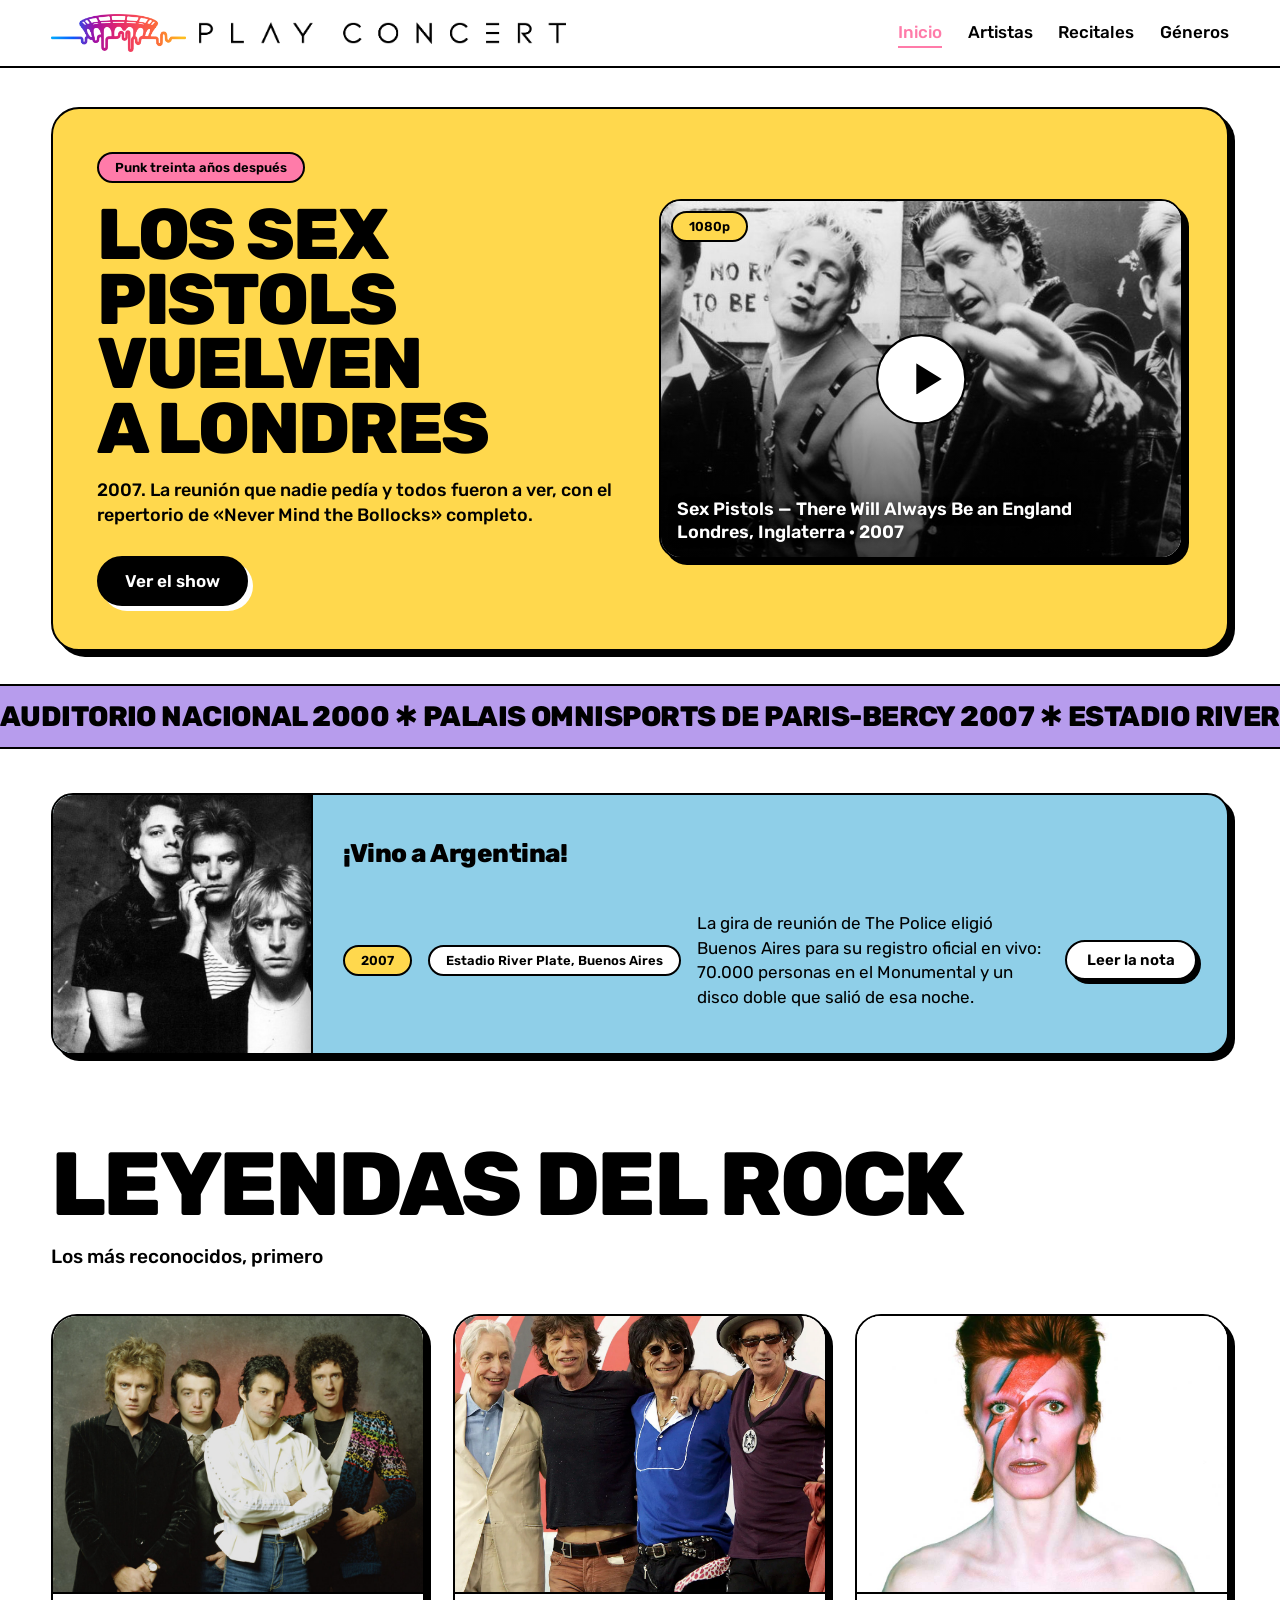
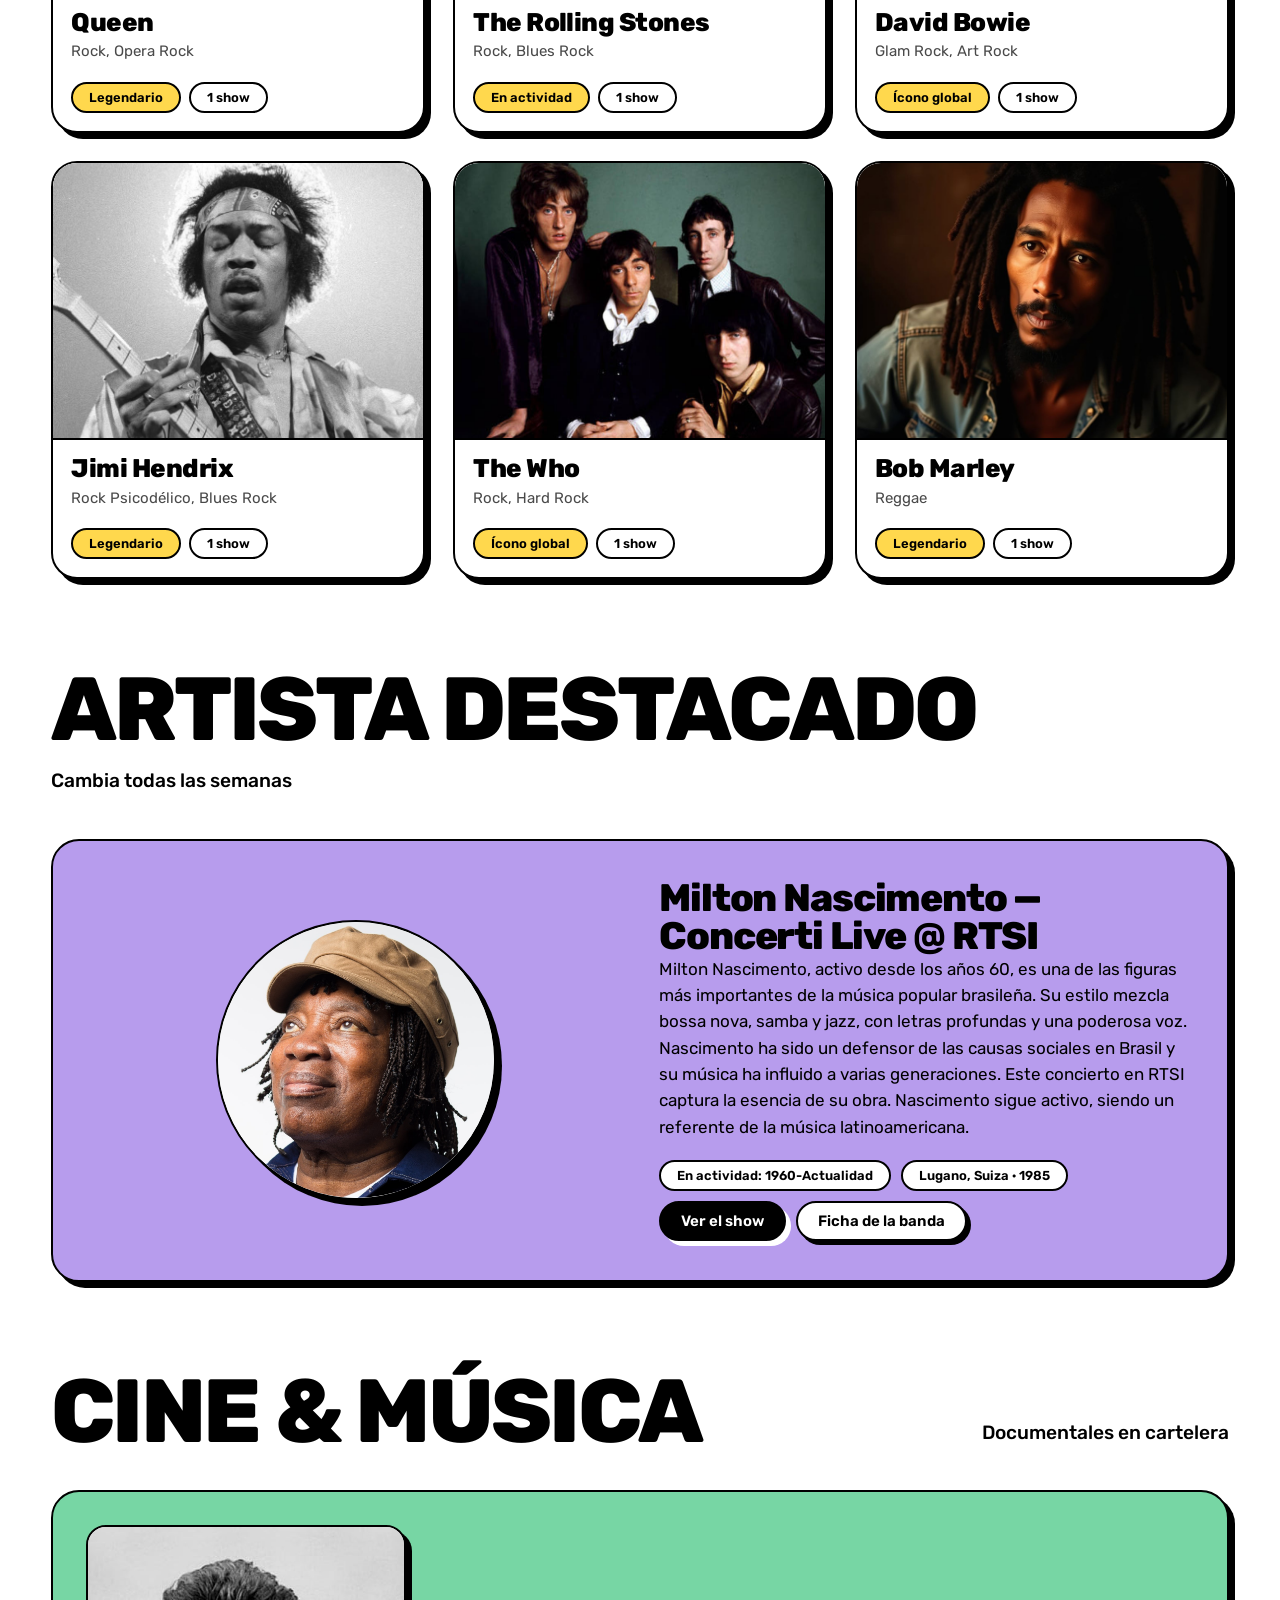
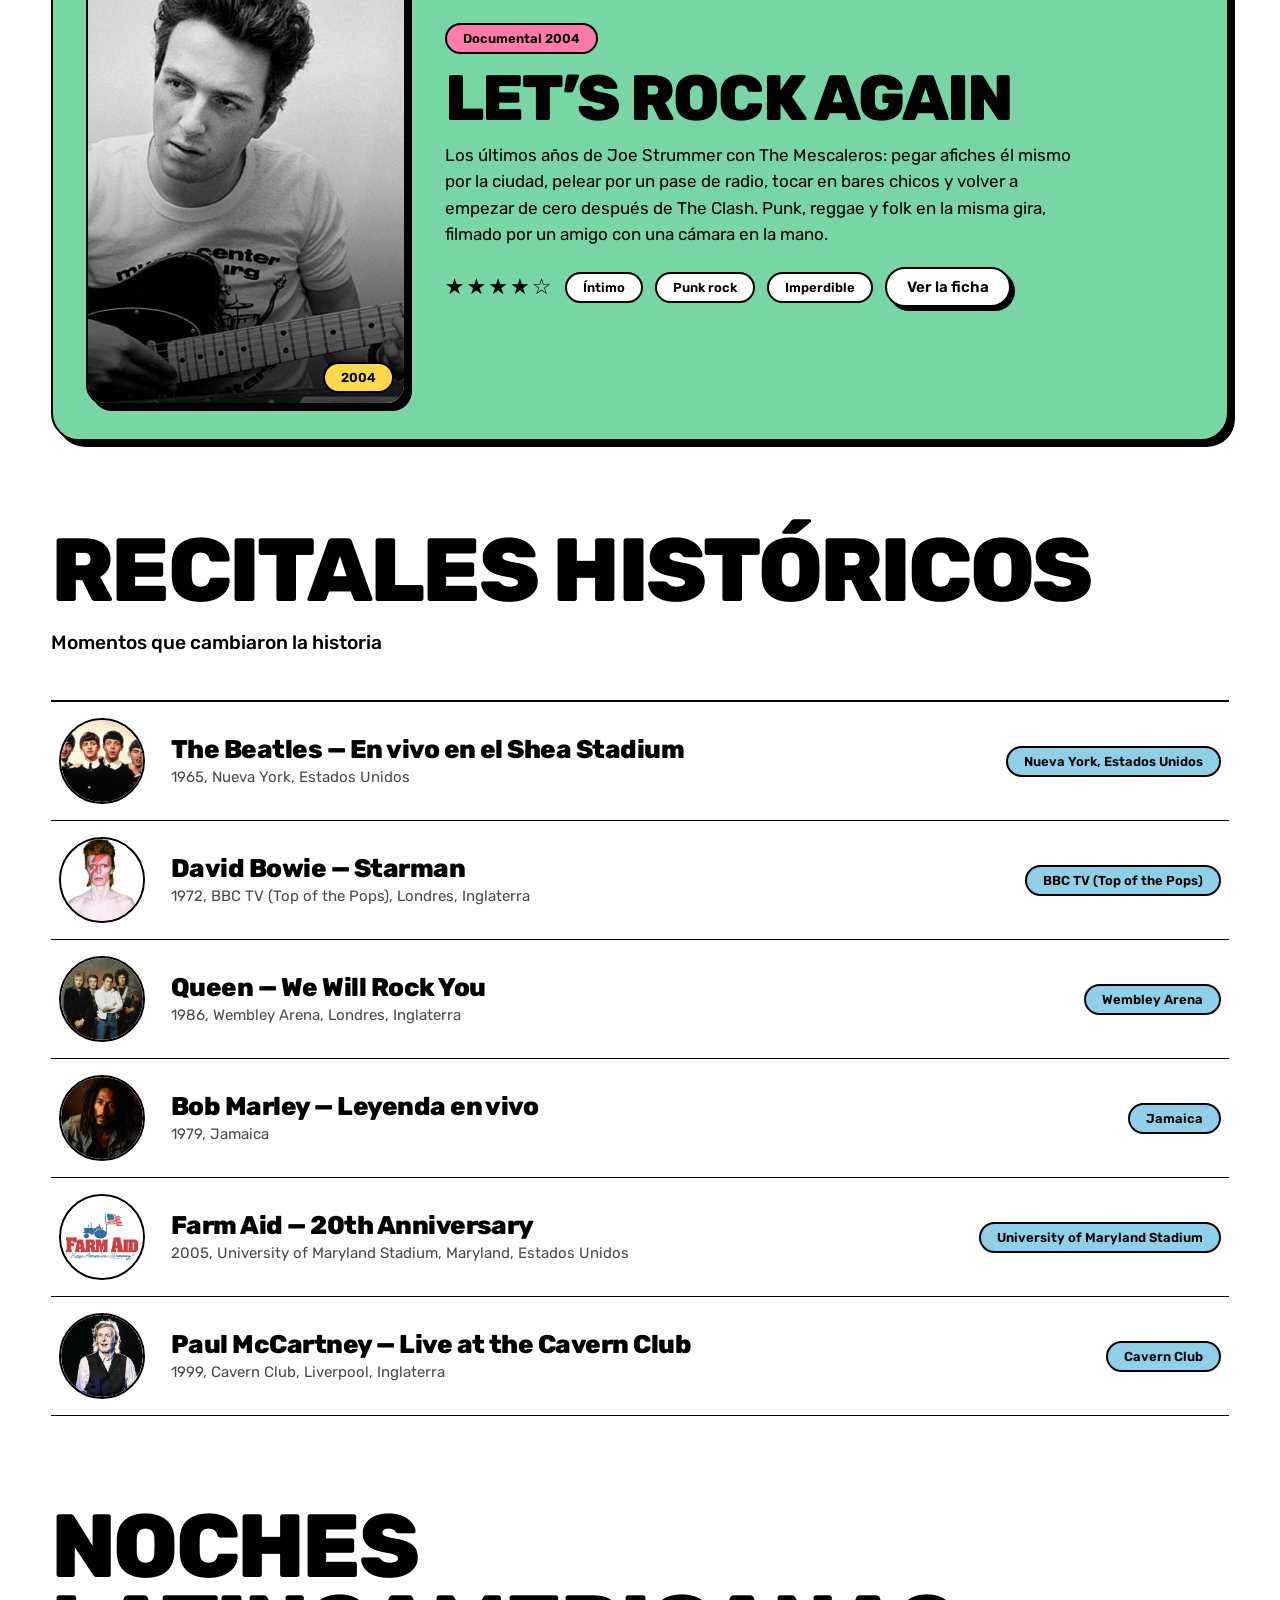
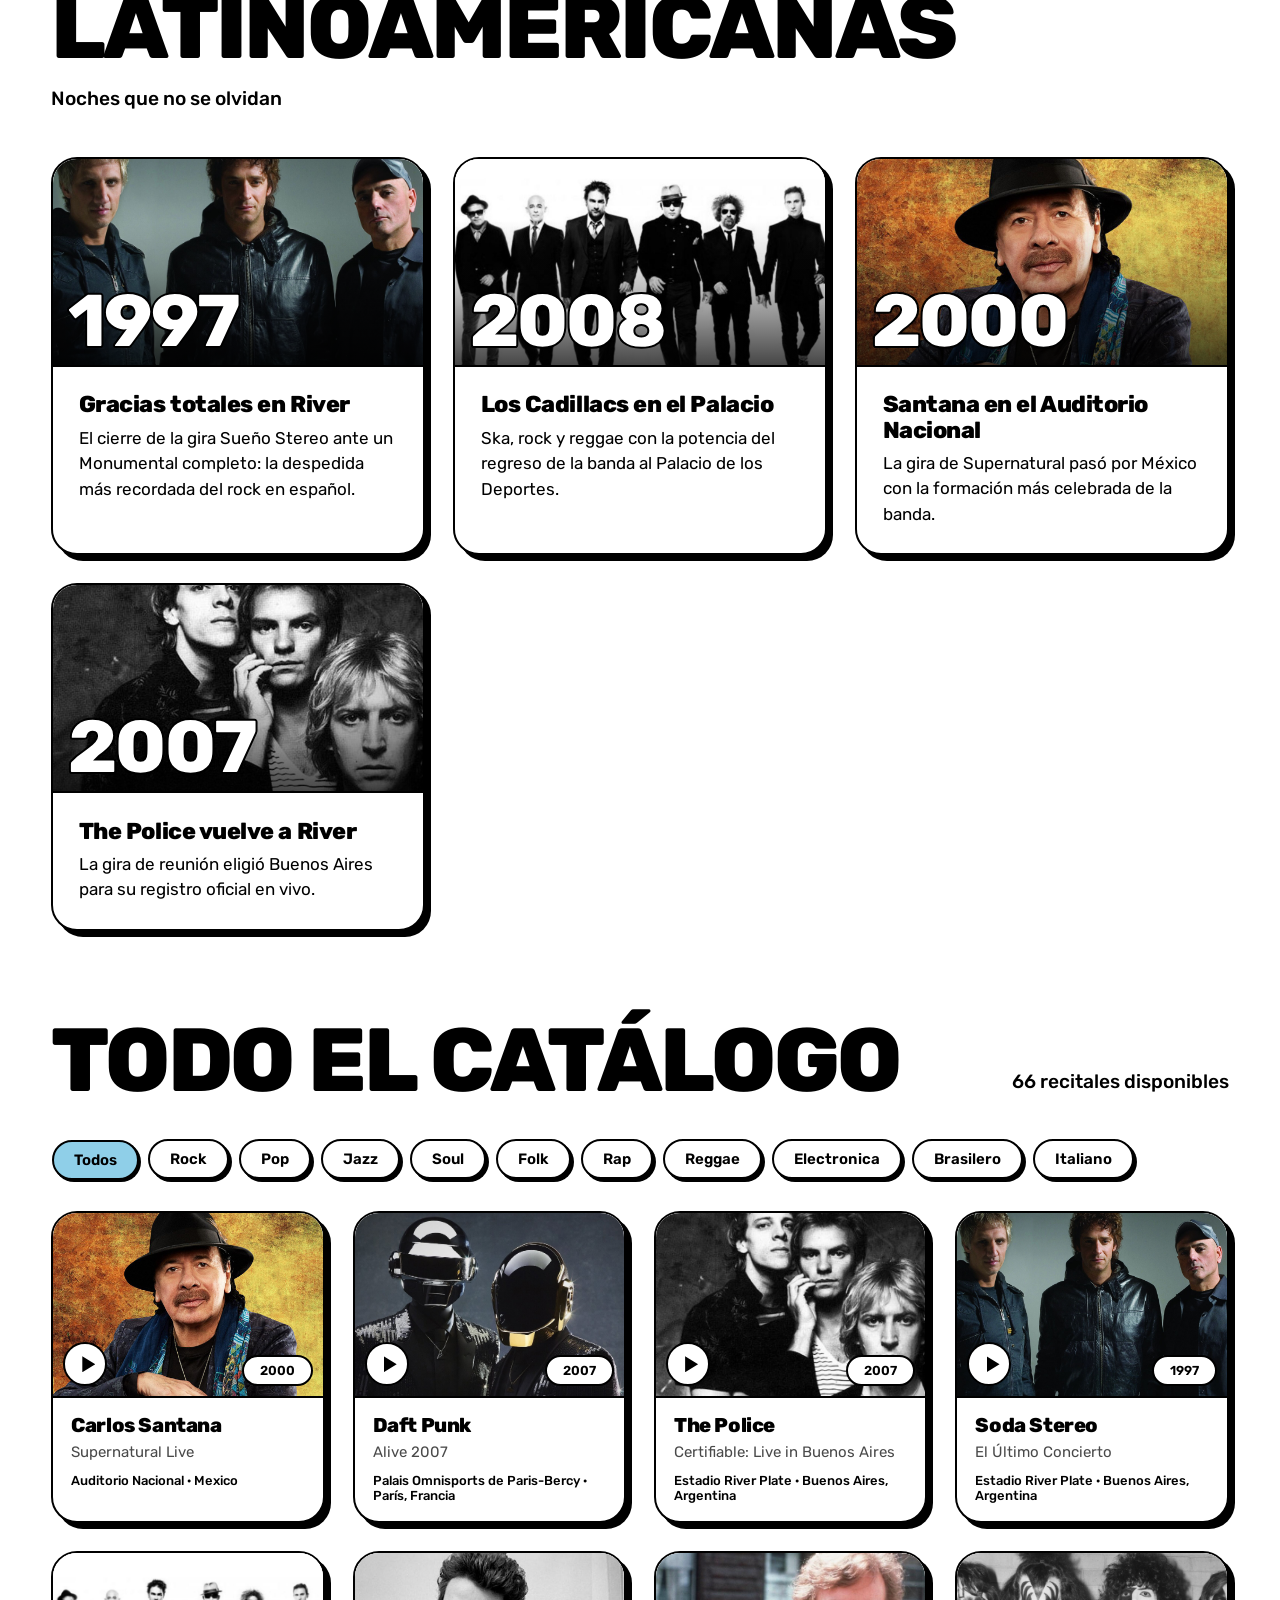
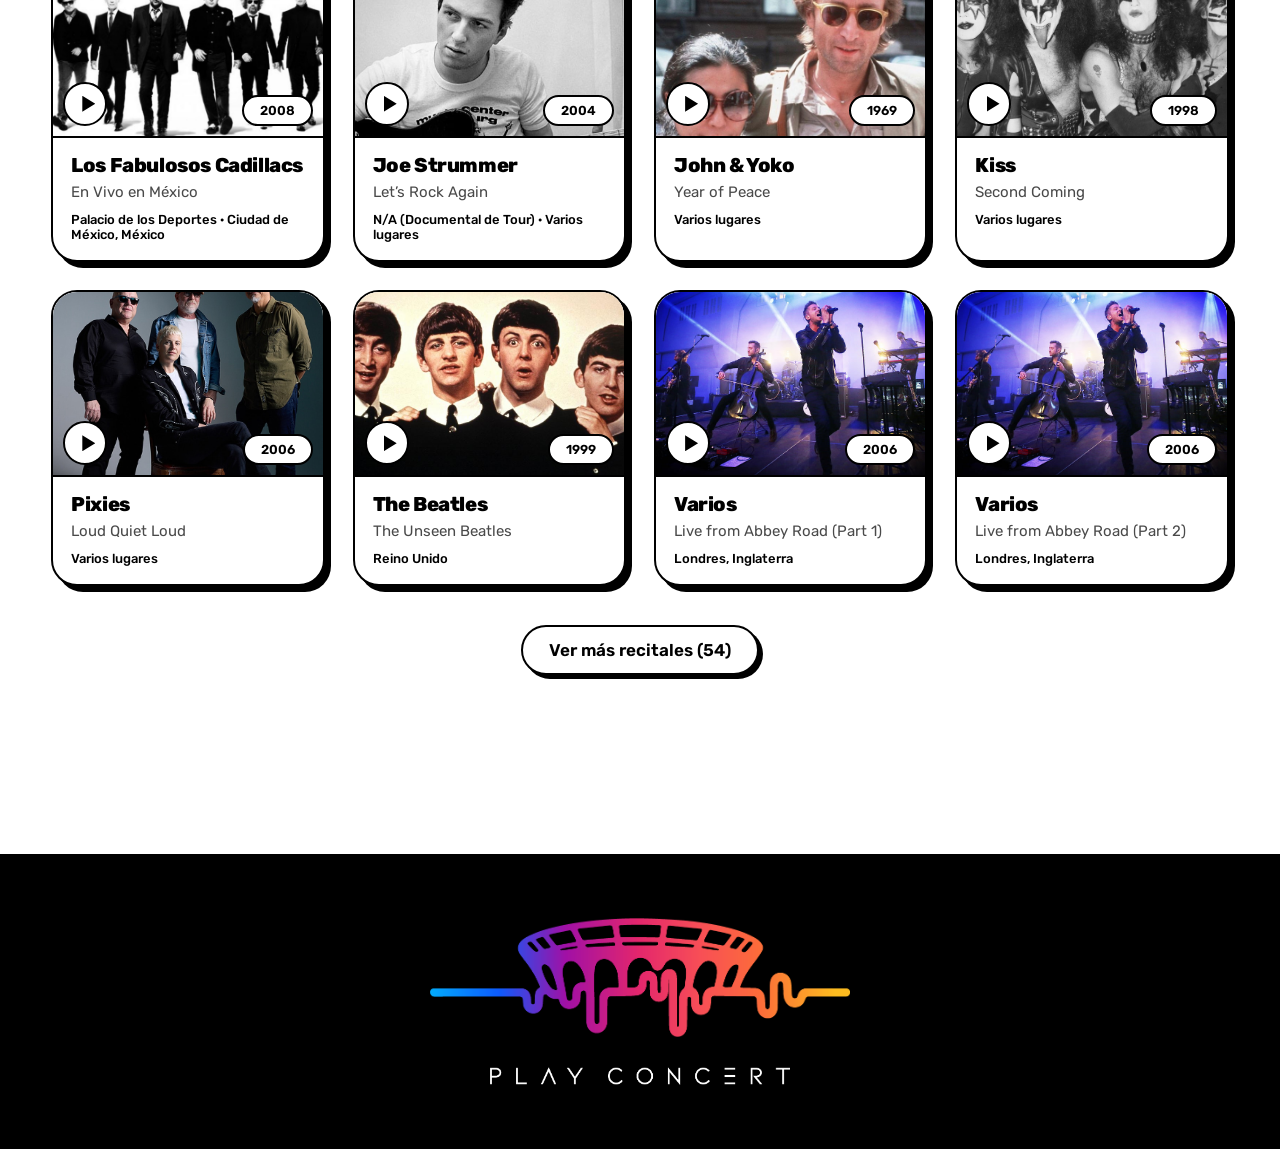
<file: index.html>
<!DOCTYPE html>
<html lang="es">
<head>
<meta charset="UTF-8">
<meta name="viewport" content="width=device-width, initial-scale=1.0, viewport-fit=cover">
<title>PlayConcert — Tus bandas favoritas a un click</title>
<meta name="description" content="Recitales completos de las bandas que hicieron historia. Catálogo de shows en vivo, fichas de banda y cine sobre música.">
<link rel="preconnect" href="https://fonts.googleapis.com">
<link rel="preconnect" href="https://fonts.gstatic.com" crossorigin>
<link href="https://fonts.googleapis.com/css2?family=Rubik:ital,wght@0,400;0,500;0,600;0,800;1,400&display=swap" rel="stylesheet">
<link rel="icon" href="favicon.svg" type="image/svg+xml">
<link rel="stylesheet" href="styles.css">
</head>
<body data-pagina="home">

<header class="cabecera">
  <a class="marca" href="index.html">
    <img class="marca__iso" src="assets/marca/iso.png" alt="" width="961" height="273">
    <img class="marca__tipo" src="assets/marca/tipo.png" alt="PlayConcert" width="961" height="57">
  </a>
  <nav class="menu" aria-label="Principal">
    <a href="index.html" aria-current="page">Inicio</a>
    <a href="artistas.html">Artistas</a>
    <a href="recitales.html">Recitales</a>
    <a href="generos.html">Géneros</a>
  </nav>
  <div class="menu-movil">
    <label class="solo-lectores" for="ir-a">Ir a una sección</label>
    <select id="ir-a">
      <option value="" disabled>Secciones</option>
      <option value="index.html" selected>Inicio</option>
      <option value="artistas.html">Artistas</option>
      <option value="recitales.html">Recitales</option>
      <option value="generos.html">Géneros</option>
    </select>
  </div>
</header>

<main id="inicio">

  <!-- Hero: el recital destacado de la semana. Rota solo (semana ISO). -->
  <section class="hero" id="hero" aria-label="Recital destacado de la semana"></section>

  <div class="marquesina" id="marquesina" aria-hidden="true"></div>

  <!-- Alerta destacada: bandas que vinieron o vienen al país. -->
  <section class="seccion" style="padding-top:clamp(28px,3.4vw,52px)" aria-label="Novedad destacada">
    <div id="alerta"></div>
  </section>

  <section class="seccion" id="leyendas">
    <div class="seccion-cabecera">
      <h2 class="titulo-l">Leyendas del rock</h2>
      <p class="seccion-bajada">Los más reconocidos, primero</p>
    </div>
    <div class="grilla grilla--bandas" id="leyendas-grilla"></div>
  </section>

  <!-- Artista destacado: uno distinto por semana, de todo el catálogo. -->
  <section class="seccion">
    <div class="seccion-cabecera">
      <h2 class="titulo-l">Artista destacado</h2>
      <p class="seccion-bajada">Cambia todas las semanas</p>
    </div>
    <div id="destacado"></div>
  </section>

  <section class="seccion" id="cine">
    <div class="seccion-cabecera">
      <h2 class="titulo-l">Cine &amp; música</h2>
      <p class="seccion-bajada">Documentales en cartelera</p>
    </div>
    <div id="cine-caja"></div>
  </section>

  <section class="seccion" id="historicos">
    <div class="seccion-cabecera">
      <h2 class="titulo-l">Recitales históricos</h2>
      <p class="seccion-bajada">Momentos que cambiaron la historia</p>
    </div>
    <div class="lista" id="historicos-lista"></div>
  </section>

  <section class="seccion">
    <div class="seccion-cabecera">
      <h2 class="titulo-l">Noches latinoamericanas</h2>
      <p class="seccion-bajada">Noches que no se olvidan</p>
    </div>
    <div class="grilla grilla--bandas" id="latino-grilla"></div>
  </section>

  <section class="seccion" id="catalogo">
    <div class="seccion-cabecera">
      <h2 class="titulo-l">Todo el catálogo</h2>
      <p class="seccion-bajada" id="catalogo-total">Cargando catálogo</p>
    </div>
    <div class="filtros" id="catalogo-filtros" role="group" aria-label="Filtrar por género"></div>
    <div id="catalogo-grilla" class="grilla grilla--catalogo"></div>
    <div class="vacio oculto" id="catalogo-vacio">
      <img class="vacio__iso" src="assets/marca/iso.png" alt="" width="961" height="273">
      <p>Todavía no hay recitales de ese género en el catálogo.</p>
    </div>
    <div class="centrar" id="catalogo-mas"></div>
  </section>

  <div class="espacio"></div>
</main>

<footer class="pie">
  <img class="pie__iso" src="assets/marca/iso.png" alt="" width="961" height="273">
  <img class="pie__tipo" src="assets/marca/tipo.png" alt="PlayConcert" width="961" height="57">
</footer>

<script type="module" src="app.js"></script>
</body>
</html>
</file>
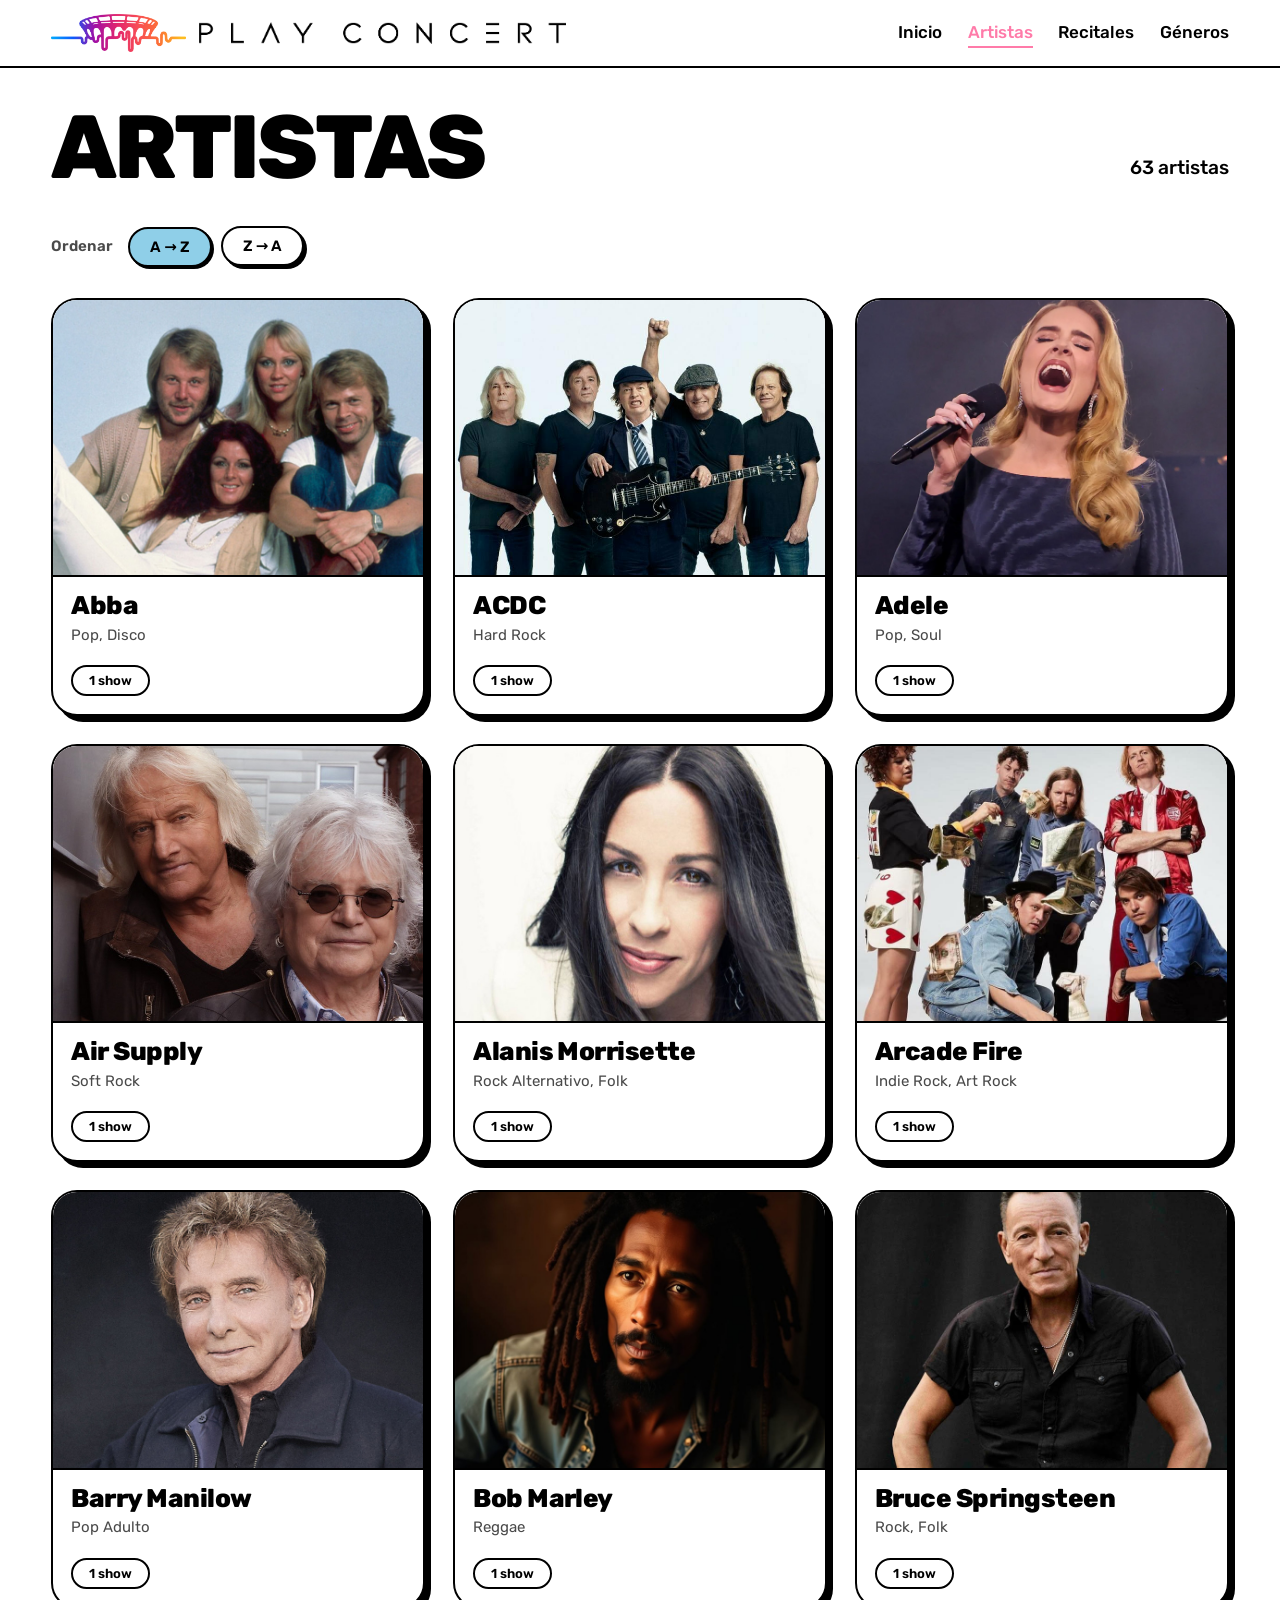
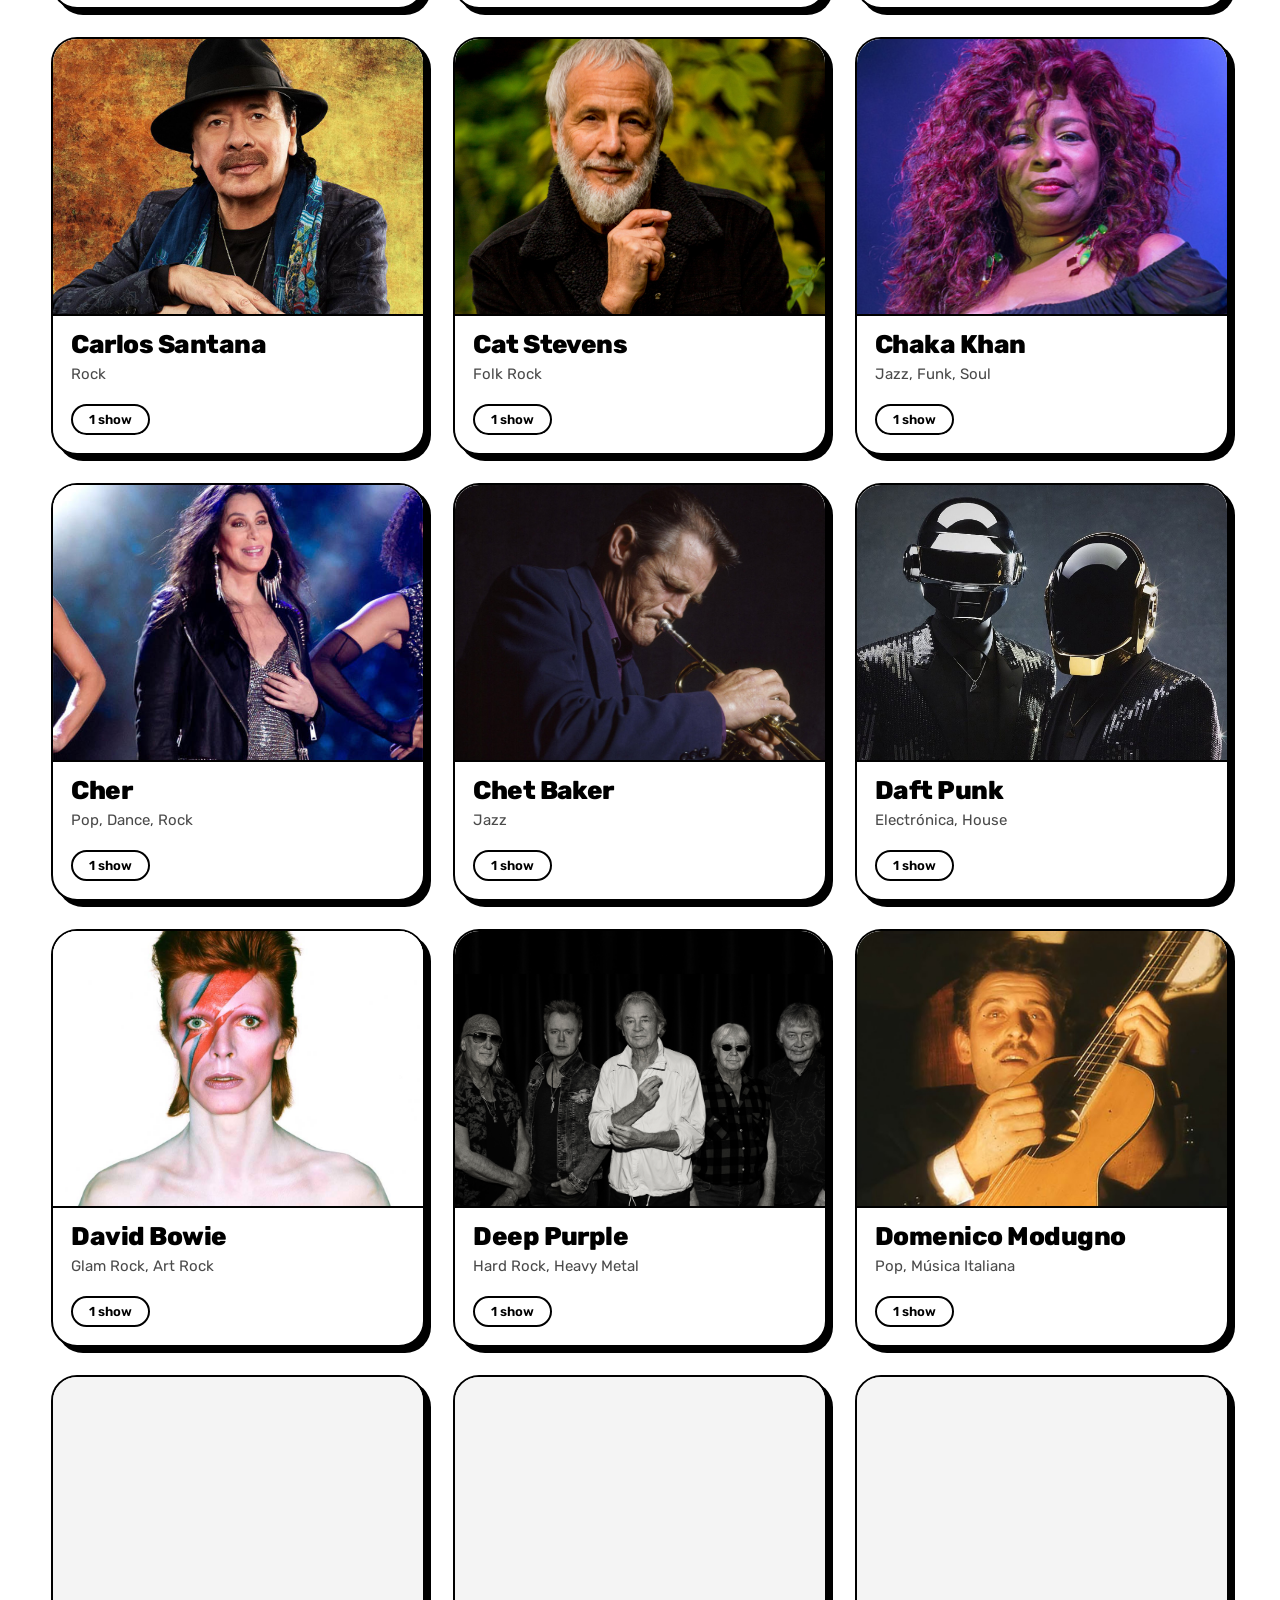
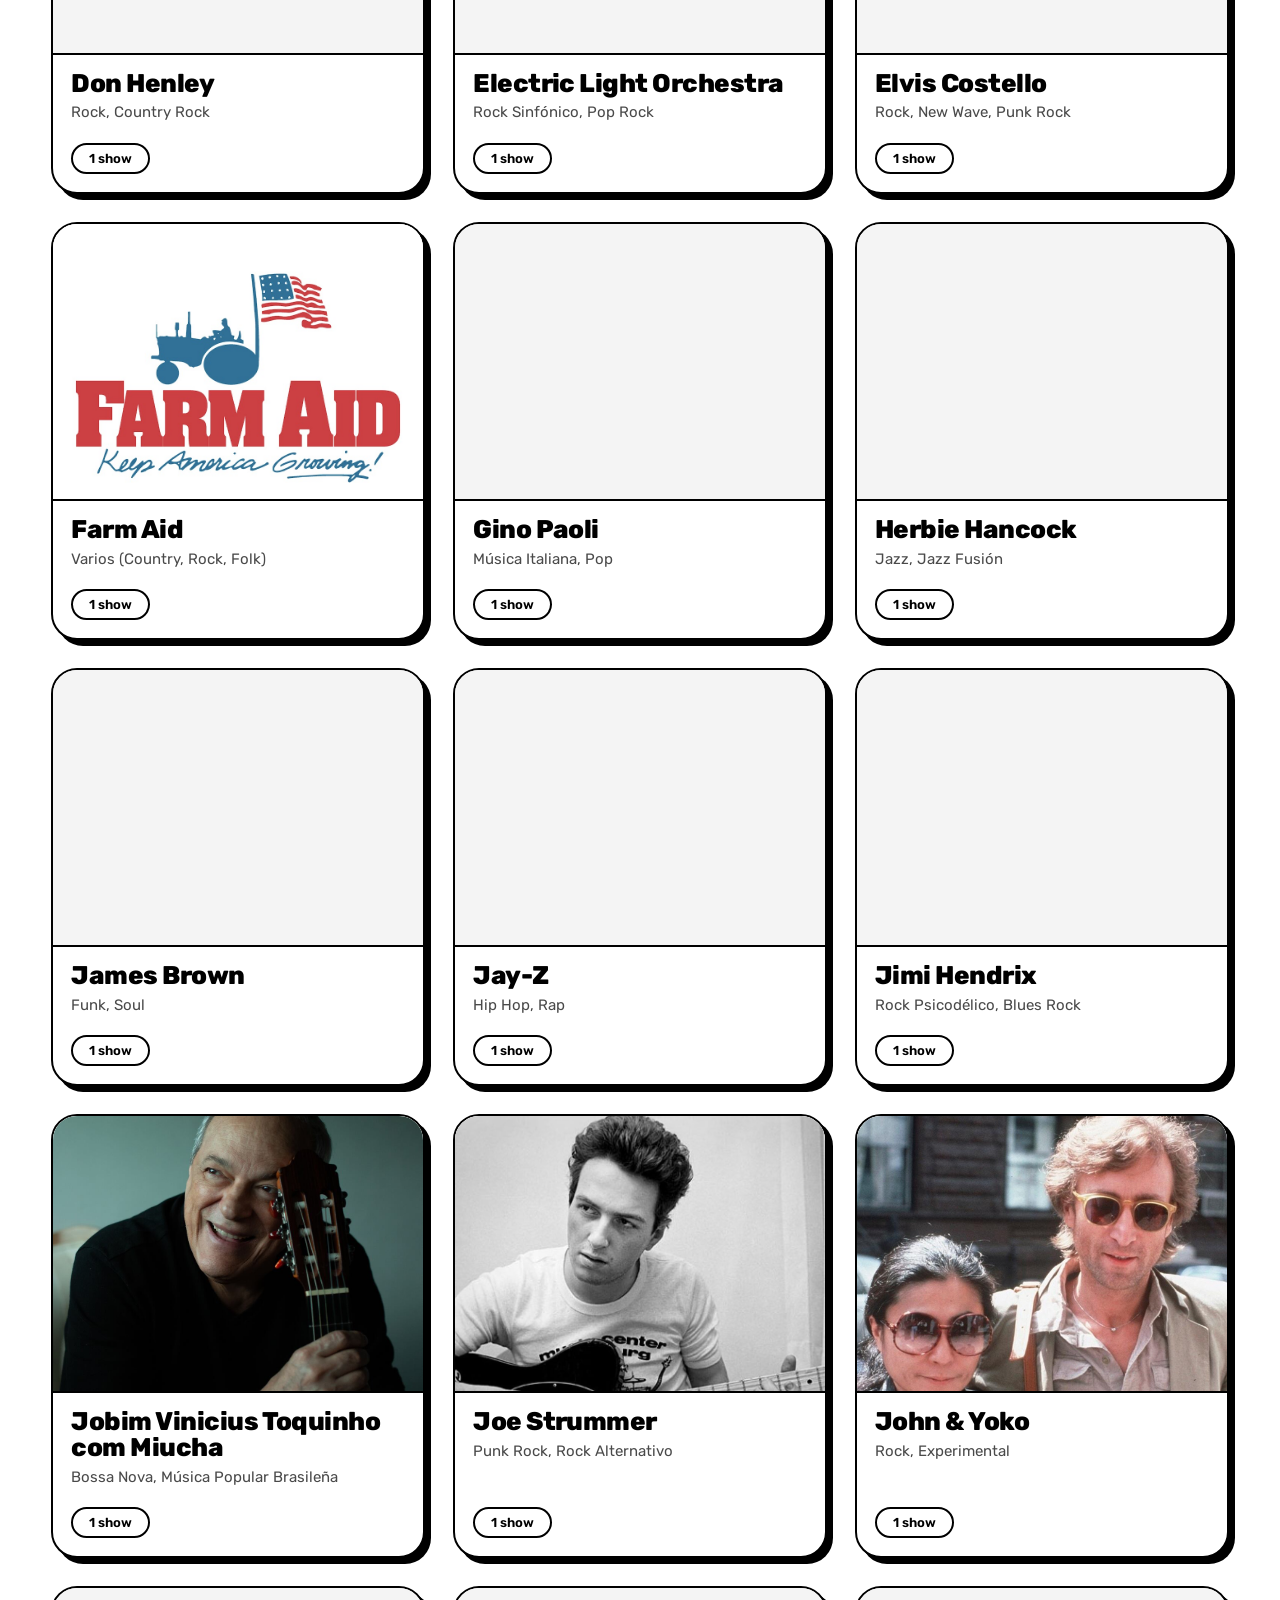
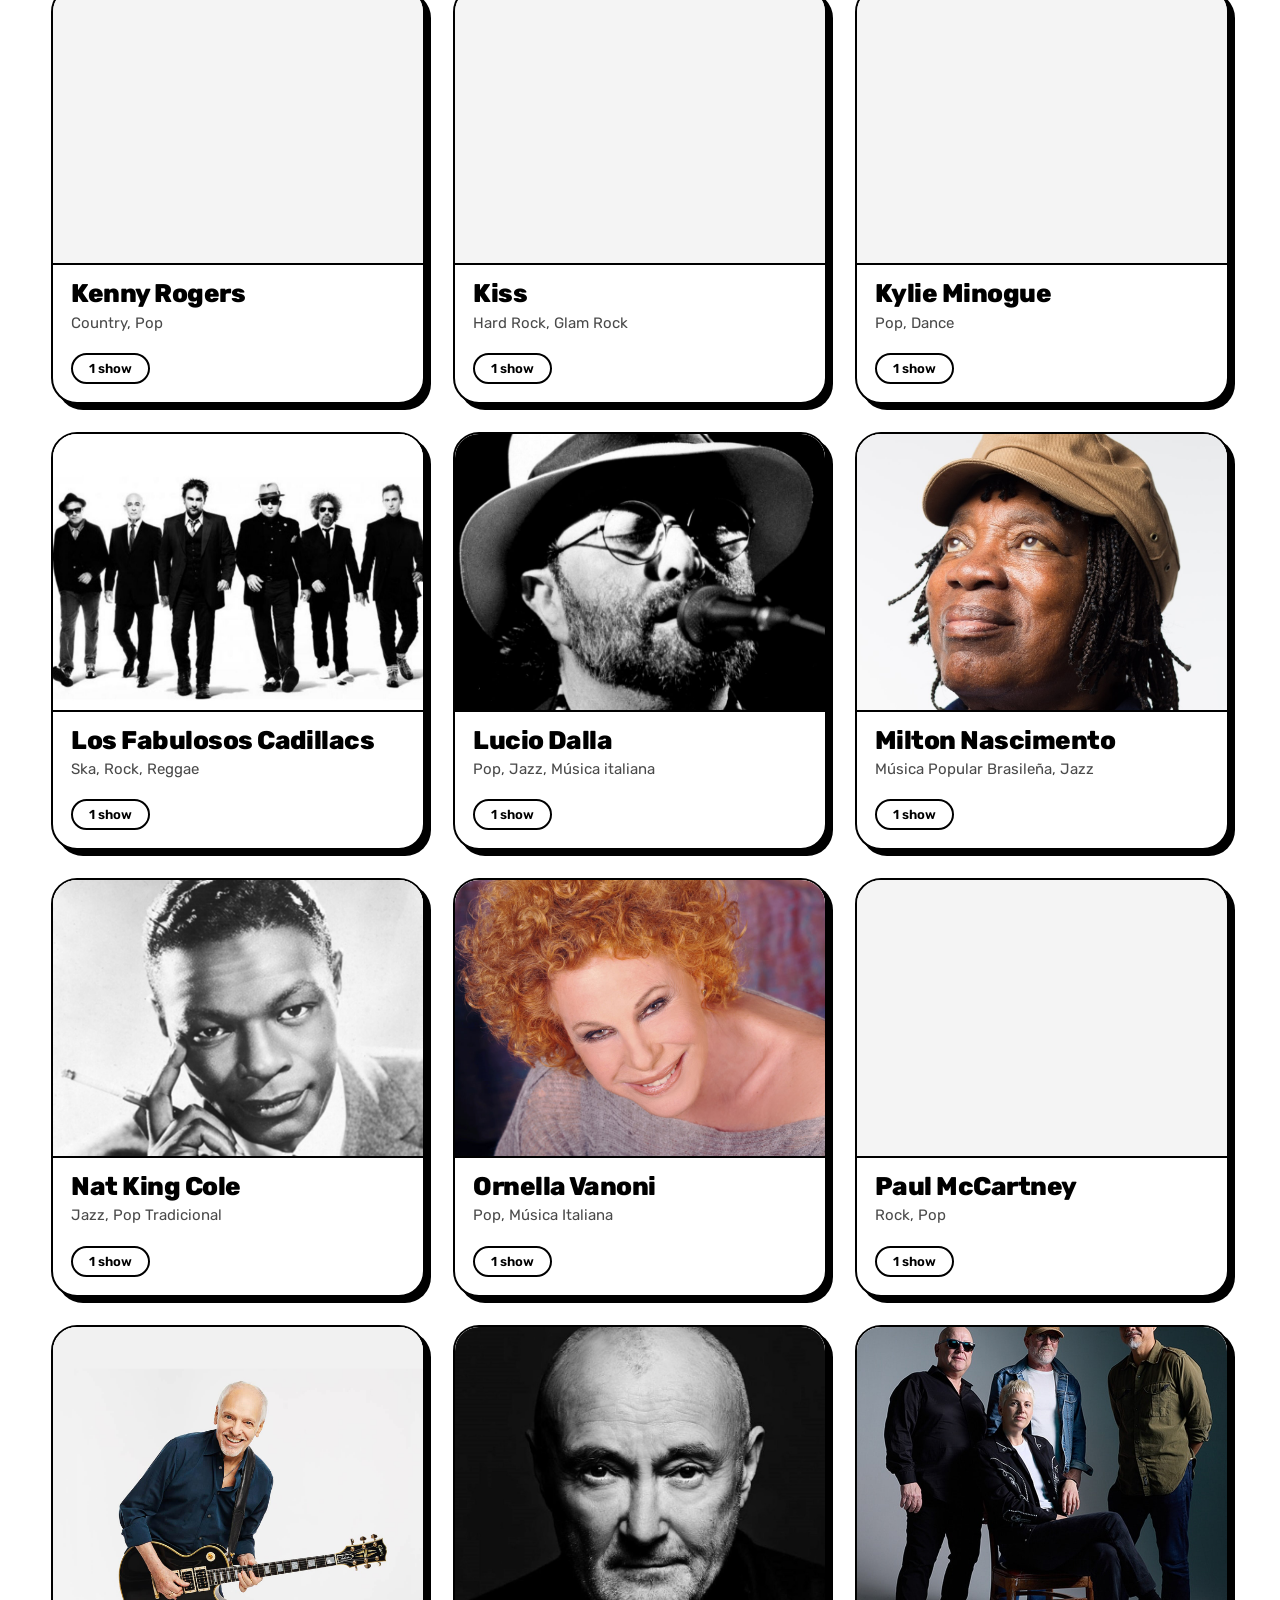
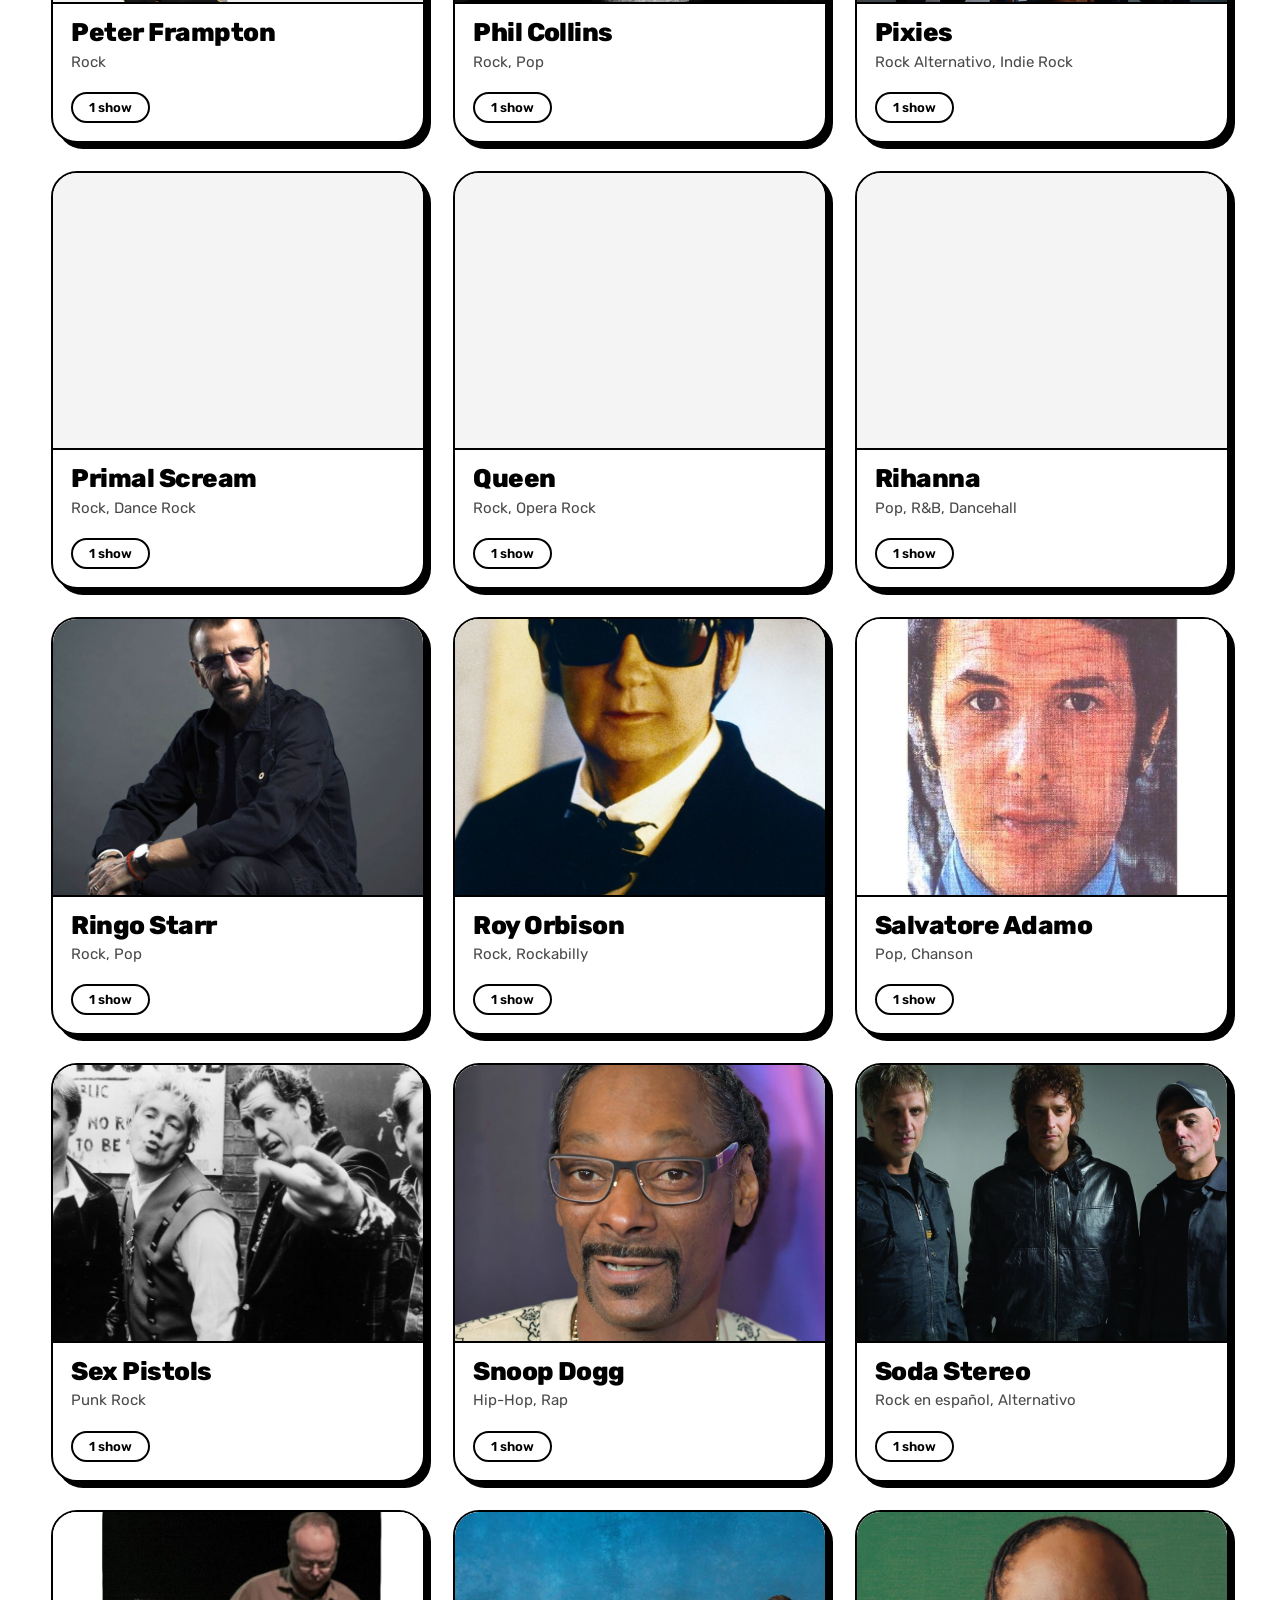
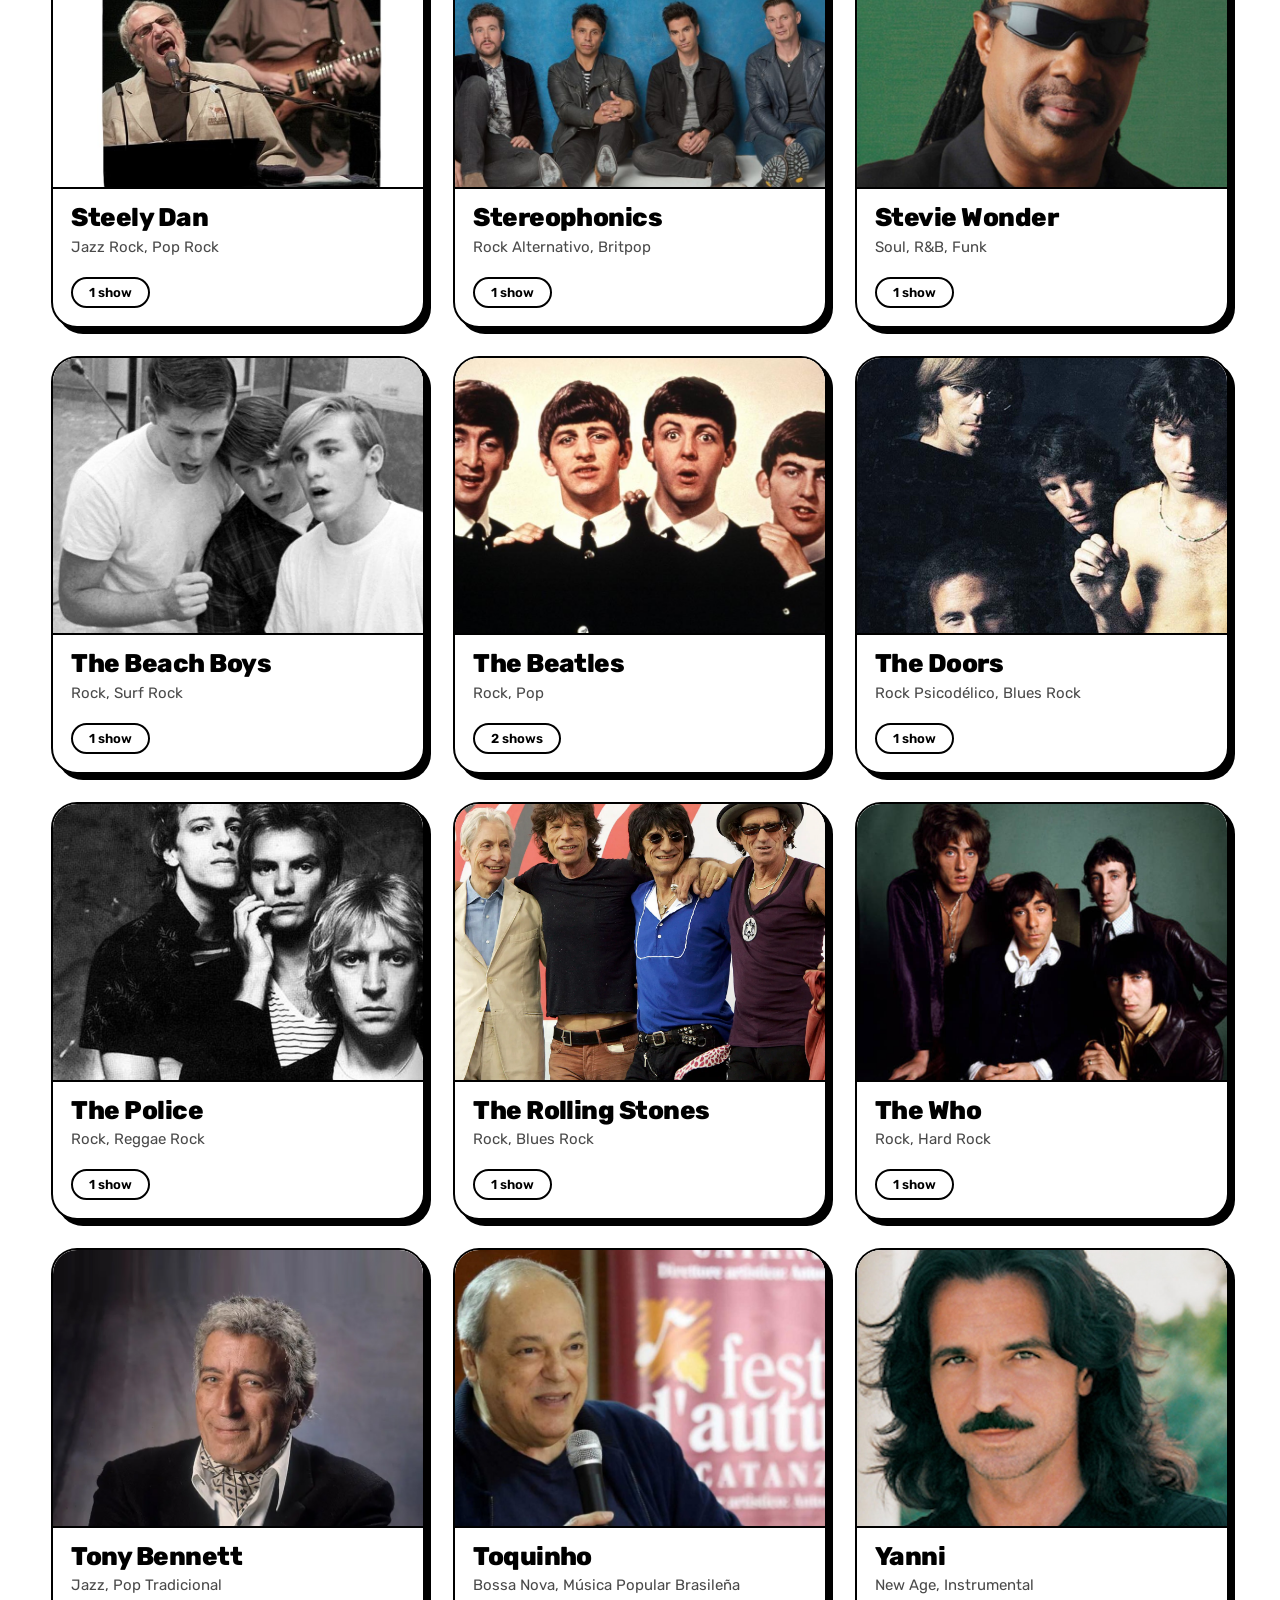
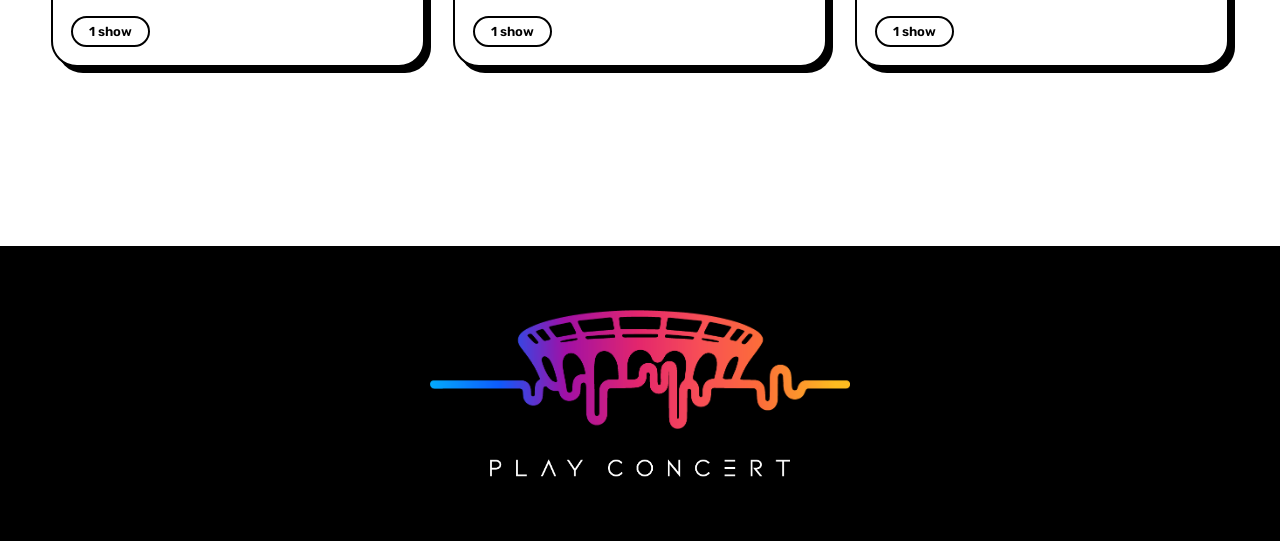
<file: artistas.html>
<!DOCTYPE html>
<html lang="es">
<head>
<meta charset="UTF-8">
<meta name="viewport" content="width=device-width, initial-scale=1.0, viewport-fit=cover">
<title>Artistas · PlayConcert</title>
<meta name="description" content="Todas las bandas y artistas del catálogo de PlayConcert, con su ficha y sus recitales completos.">
<link rel="preconnect" href="https://fonts.googleapis.com">
<link rel="preconnect" href="https://fonts.gstatic.com" crossorigin>
<link href="https://fonts.googleapis.com/css2?family=Rubik:ital,wght@0,400;0,500;0,600;0,800;1,400&display=swap" rel="stylesheet">
<link rel="icon" href="favicon.svg" type="image/svg+xml">
<link rel="stylesheet" href="styles.css">
</head>
<body data-pagina="artistas">

<header class="cabecera">
  <a class="marca" href="index.html">
    <img class="marca__iso" src="assets/marca/iso.png" alt="" width="961" height="273">
    <img class="marca__tipo" src="assets/marca/tipo.png" alt="PlayConcert" width="961" height="57">
  </a>
  <nav class="menu" aria-label="Principal">
    <a href="index.html">Inicio</a>
    <a href="artistas.html" aria-current="page">Artistas</a>
    <a href="recitales.html">Recitales</a>
    <a href="generos.html">Géneros</a>
  </nav>
  <div class="menu-movil">
    <label class="solo-lectores" for="ir-a">Ir a una sección</label>
    <select id="ir-a">
      <option value="" disabled>Secciones</option>
      <option value="index.html">Inicio</option>
      <option value="artistas.html" selected>Artistas</option>
      <option value="recitales.html">Recitales</option>
      <option value="generos.html">Géneros</option>
    </select>
  </div>
</header>

<main>
  <div class="interna">
    <div class="seccion-cabecera">
      <h1 class="titulo-l">Artistas</h1>
      <p class="seccion-bajada" id="artistas-total">Cargando artistas</p>
    </div>
    <div class="filtros" id="artistas-orden" role="group" aria-label="Ordenar artistas">
      <span class="filtros__rotulo">Ordenar</span>
    </div>
    <div class="grilla grilla--bandas" id="artistas-grilla"></div>
    <div class="espacio"></div>
  </div>
</main>

<footer class="pie">
  <img class="pie__iso" src="assets/marca/iso.png" alt="" width="961" height="273">
  <img class="pie__tipo" src="assets/marca/tipo.png" alt="PlayConcert" width="961" height="57">
</footer>

<script type="module" src="app.js"></script>
</body>
</html>
</file>
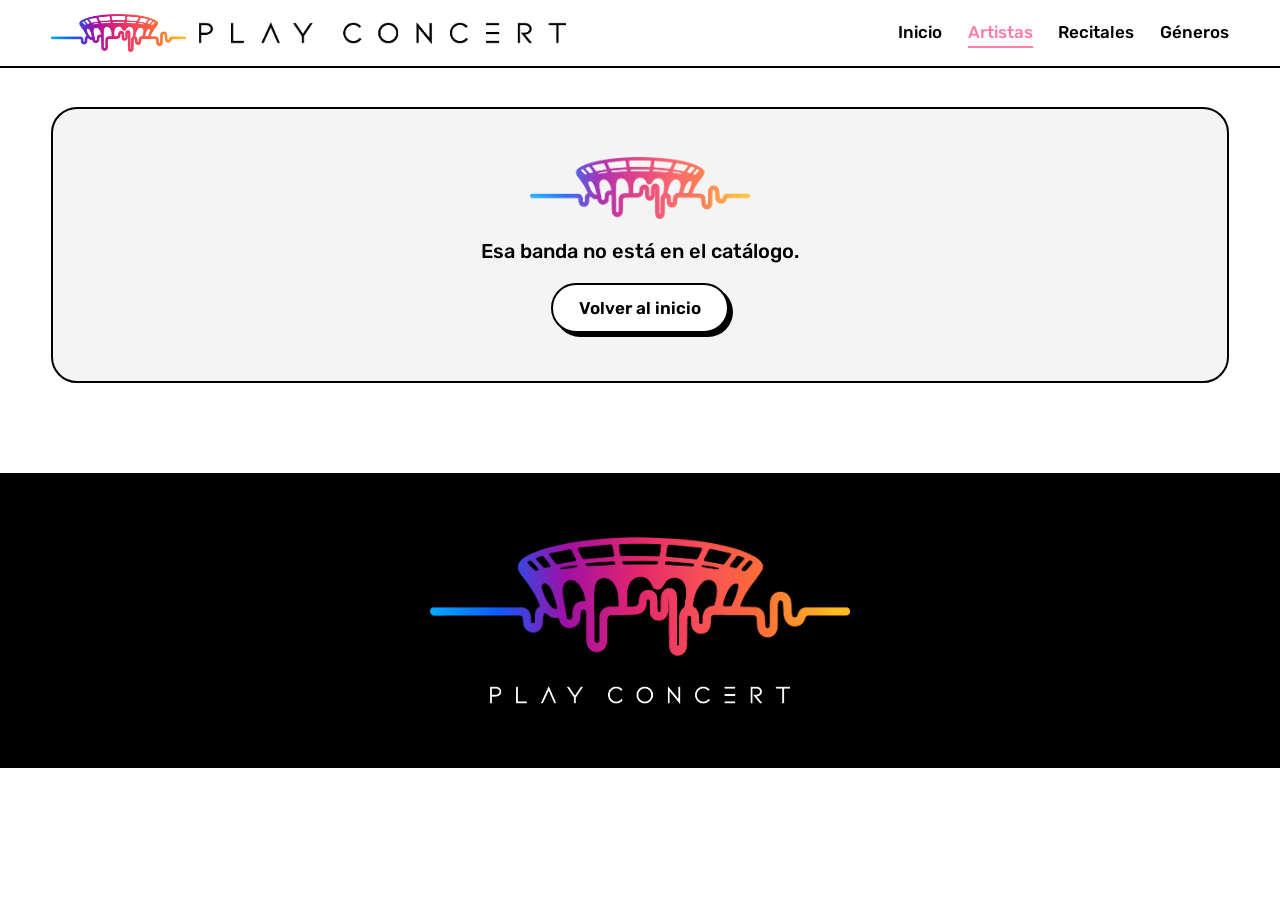
<file: banda.html>
<!DOCTYPE html>
<html lang="es">
<head>
<meta charset="UTF-8">
<meta name="viewport" content="width=device-width, initial-scale=1.0, viewport-fit=cover">
<title>Banda · PlayConcert</title>
<link rel="preconnect" href="https://fonts.googleapis.com">
<link rel="preconnect" href="https://fonts.gstatic.com" crossorigin>
<link href="https://fonts.googleapis.com/css2?family=Rubik:ital,wght@0,400;0,500;0,600;0,800;1,400&display=swap" rel="stylesheet">
<link rel="icon" href="favicon.svg" type="image/svg+xml">
<link rel="stylesheet" href="styles.css">
</head>
<body data-pagina="banda">

<header class="cabecera">
  <a class="marca" href="index.html">
    <img class="marca__iso" src="assets/marca/iso.png" alt="" width="961" height="273">
    <img class="marca__tipo" src="assets/marca/tipo.png" alt="PlayConcert" width="961" height="57">
  </a>
  <nav class="menu" aria-label="Principal">
    <a href="index.html">Inicio</a>
    <a href="artistas.html" aria-current="page">Artistas</a>
    <a href="recitales.html">Recitales</a>
    <a href="generos.html">Géneros</a>
  </nav>
  <div class="menu-movil">
    <label class="solo-lectores" for="ir-a">Ir a una sección</label>
    <select id="ir-a">
      <option value="" disabled>Secciones</option>
      <option value="index.html">Inicio</option>
      <option value="artistas.html" selected>Artistas</option>
      <option value="recitales.html">Recitales</option>
      <option value="generos.html">Géneros</option>
    </select>
  </div>
</header>

<main>
  <div class="interna">
    <a class="boton boton--chico volver" href="artistas.html">Todos los artistas</a>

    <!-- Foto, años de actividad y biografía: los mismos campos que la ficha
         de banda del post original de WordPress. -->
    <div id="banda"></div>

    <section style="margin-top:var(--aire)" id="miembros-seccion">
      <div class="seccion-cabecera">
        <h2 class="titulo-l titulo-seccion">Miembros</h2>
        <p class="seccion-bajada">Formación de la banda</p>
      </div>
      <ul class="miembros" id="miembros"></ul>
    </section>

    <section style="margin-top:var(--aire)" id="shows-seccion">
      <div class="seccion-cabecera">
        <h2 class="titulo-l titulo-seccion">Sus recitales</h2>
        <p class="seccion-bajada">Todo lo que hay en el catálogo</p>
      </div>
      <div class="grilla grilla--catalogo" id="banda-shows"></div>
    </section>

    <div class="espacio"></div>
  </div>
</main>

<footer class="pie">
  <img class="pie__iso" src="assets/marca/iso.png" alt="" width="961" height="273">
  <img class="pie__tipo" src="assets/marca/tipo.png" alt="PlayConcert" width="961" height="57">
</footer>

<script type="module" src="app.js"></script>
</body>
</html>
</file>
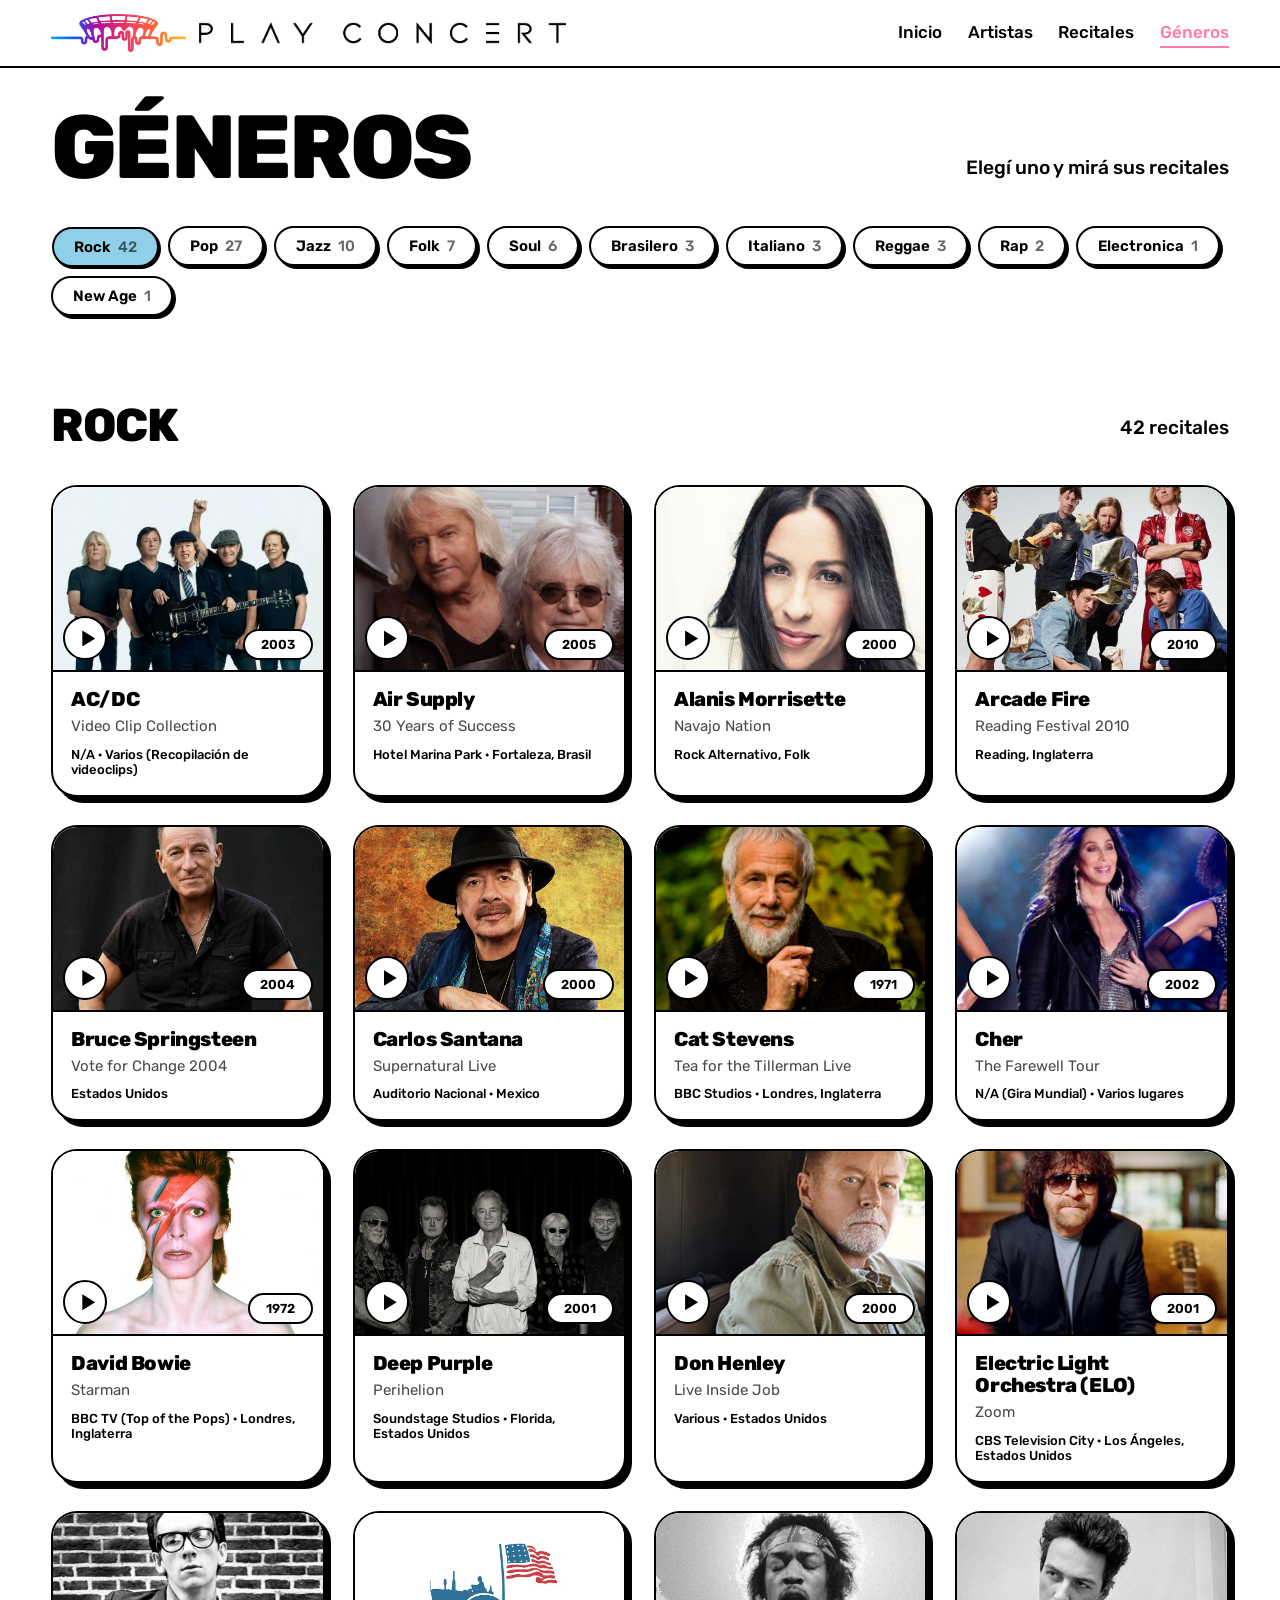
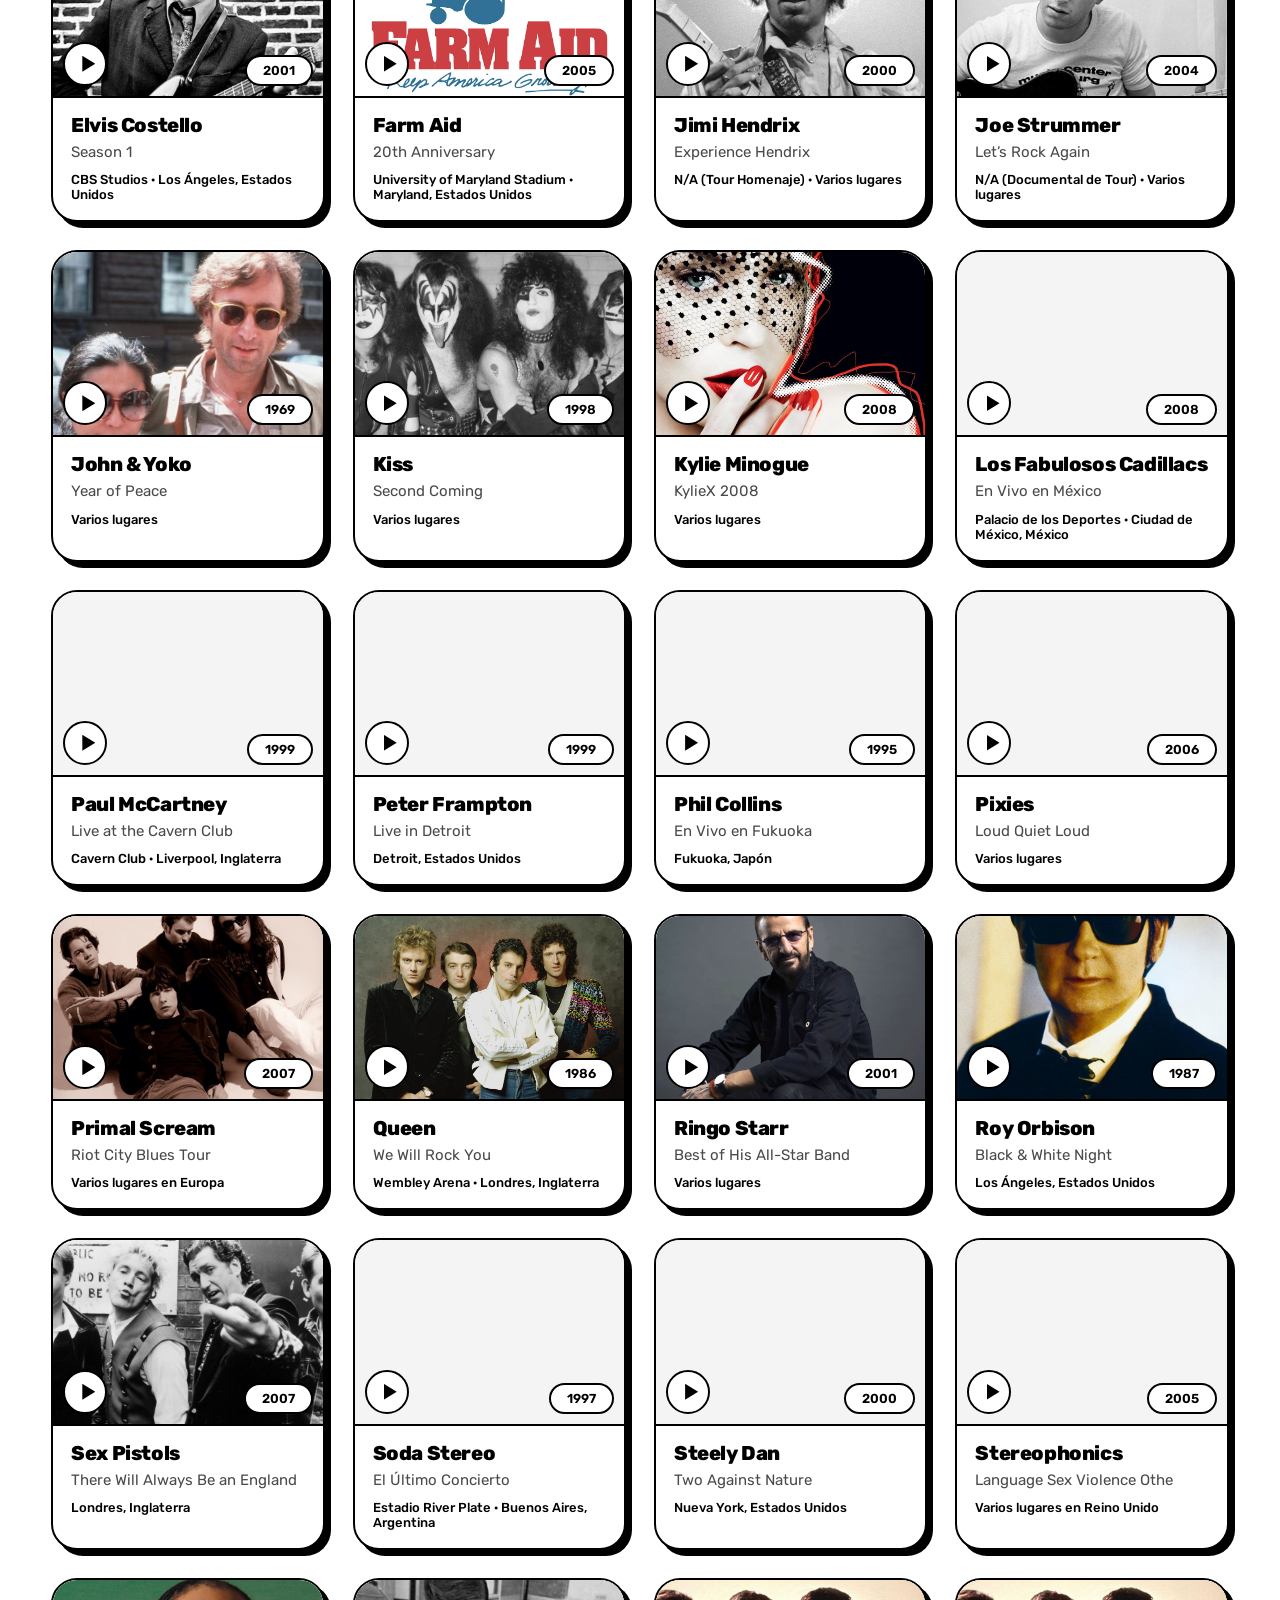
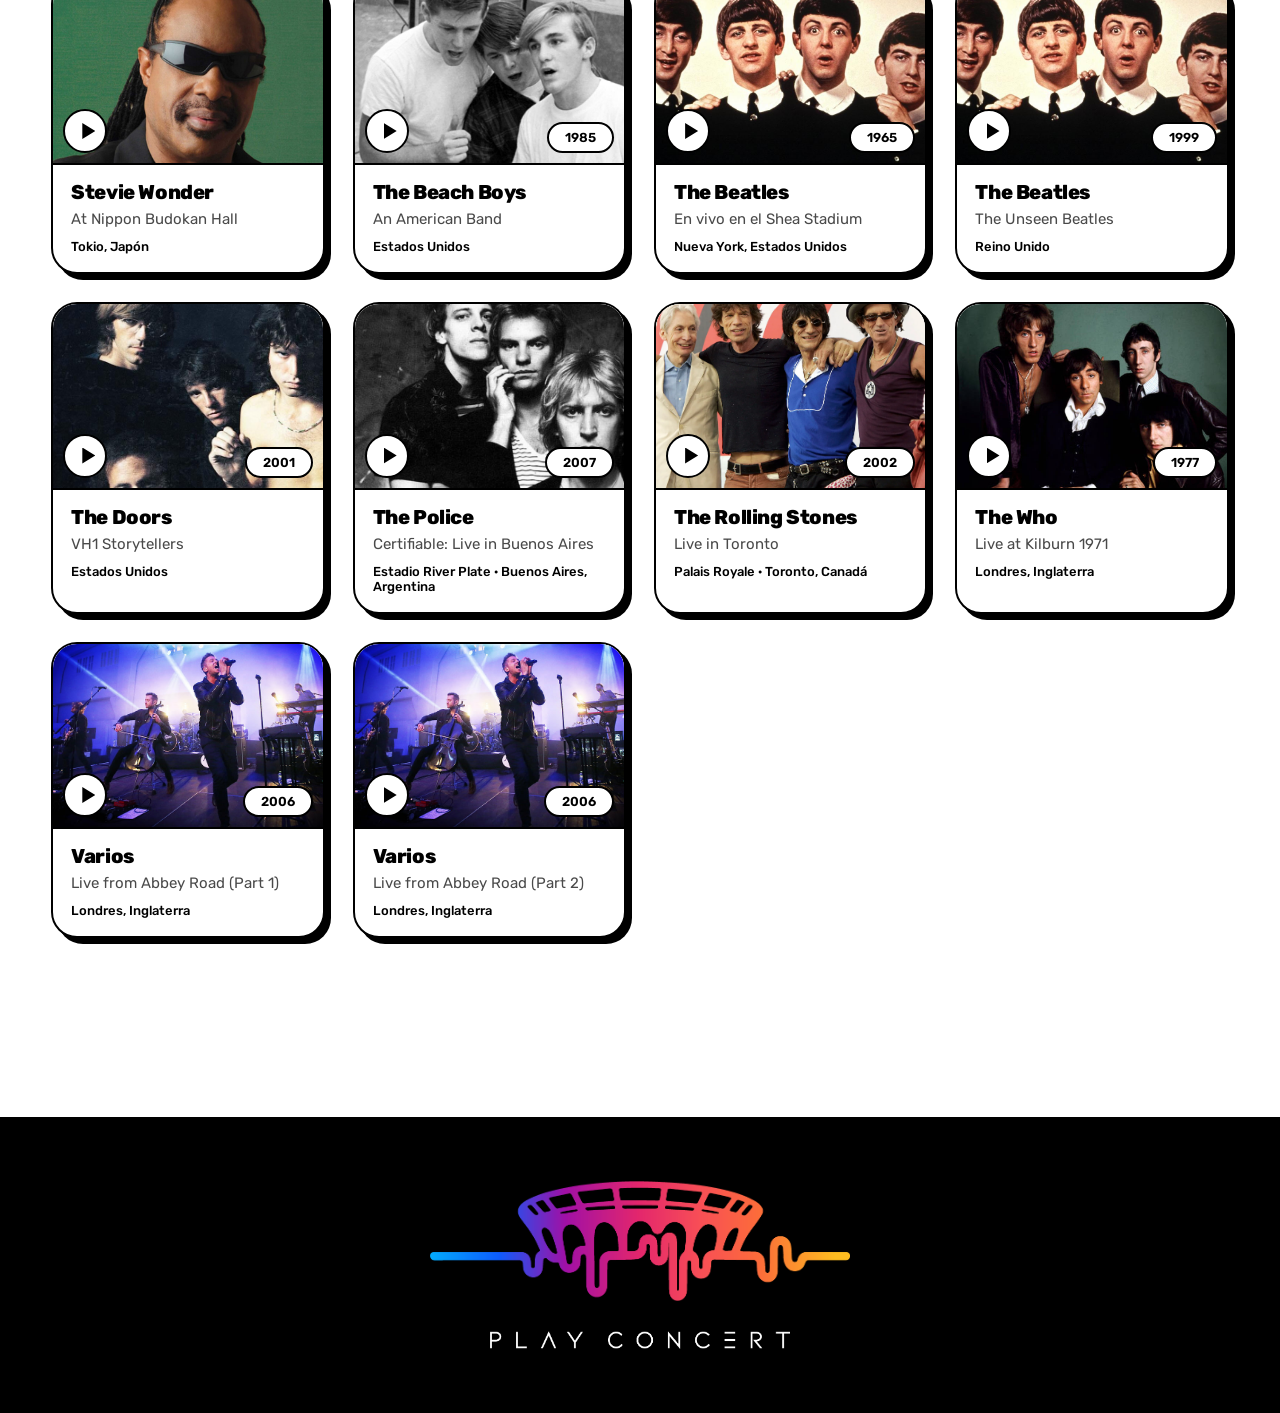
<file: generos.html>
<!DOCTYPE html>
<html lang="es">
<head>
<meta charset="UTF-8">
<meta name="viewport" content="width=device-width, initial-scale=1.0, viewport-fit=cover">
<title>Géneros · PlayConcert</title>
<meta name="description" content="Los recitales de PlayConcert agrupados por género: rock, pop, jazz, soul, folk y más.">
<link rel="preconnect" href="https://fonts.googleapis.com">
<link rel="preconnect" href="https://fonts.gstatic.com" crossorigin>
<link href="https://fonts.googleapis.com/css2?family=Rubik:ital,wght@0,400;0,500;0,600;0,800;1,400&display=swap" rel="stylesheet">
<link rel="icon" href="favicon.svg" type="image/svg+xml">
<link rel="stylesheet" href="styles.css">
</head>
<body data-pagina="generos">

<header class="cabecera">
  <a class="marca" href="index.html">
    <img class="marca__iso" src="assets/marca/iso.png" alt="" width="961" height="273">
    <img class="marca__tipo" src="assets/marca/tipo.png" alt="PlayConcert" width="961" height="57">
  </a>
  <nav class="menu" aria-label="Principal">
    <a href="index.html">Inicio</a>
    <a href="artistas.html">Artistas</a>
    <a href="recitales.html">Recitales</a>
    <a href="generos.html" aria-current="page">Géneros</a>
  </nav>
  <div class="menu-movil">
    <label class="solo-lectores" for="ir-a">Ir a una sección</label>
    <select id="ir-a">
      <option value="" disabled>Secciones</option>
      <option value="index.html">Inicio</option>
      <option value="artistas.html">Artistas</option>
      <option value="recitales.html">Recitales</option>
      <option value="generos.html" selected>Géneros</option>
    </select>
  </div>
</header>

<main>
  <div class="interna">
    <div class="seccion-cabecera">
      <h1 class="titulo-l">Géneros</h1>
      <p class="seccion-bajada">Elegí uno y mirá sus recitales</p>
    </div>
    <div class="filtros" id="generos-lista" role="group" aria-label="Elegir género"></div>

    <section style="margin-top:var(--aire)" aria-labelledby="genero-titulo">
      <div class="seccion-cabecera">
        <h2 class="titulo-l titulo-seccion" id="genero-titulo"></h2>
        <p class="seccion-bajada" id="genero-total"></p>
      </div>
      <div class="grilla grilla--catalogo" id="generos-grilla"></div>
    </section>
    <div class="espacio"></div>
  </div>
</main>

<footer class="pie">
  <img class="pie__iso" src="assets/marca/iso.png" alt="" width="961" height="273">
  <img class="pie__tipo" src="assets/marca/tipo.png" alt="PlayConcert" width="961" height="57">
</footer>

<script type="module" src="app.js"></script>
</body>
</html>
</file>
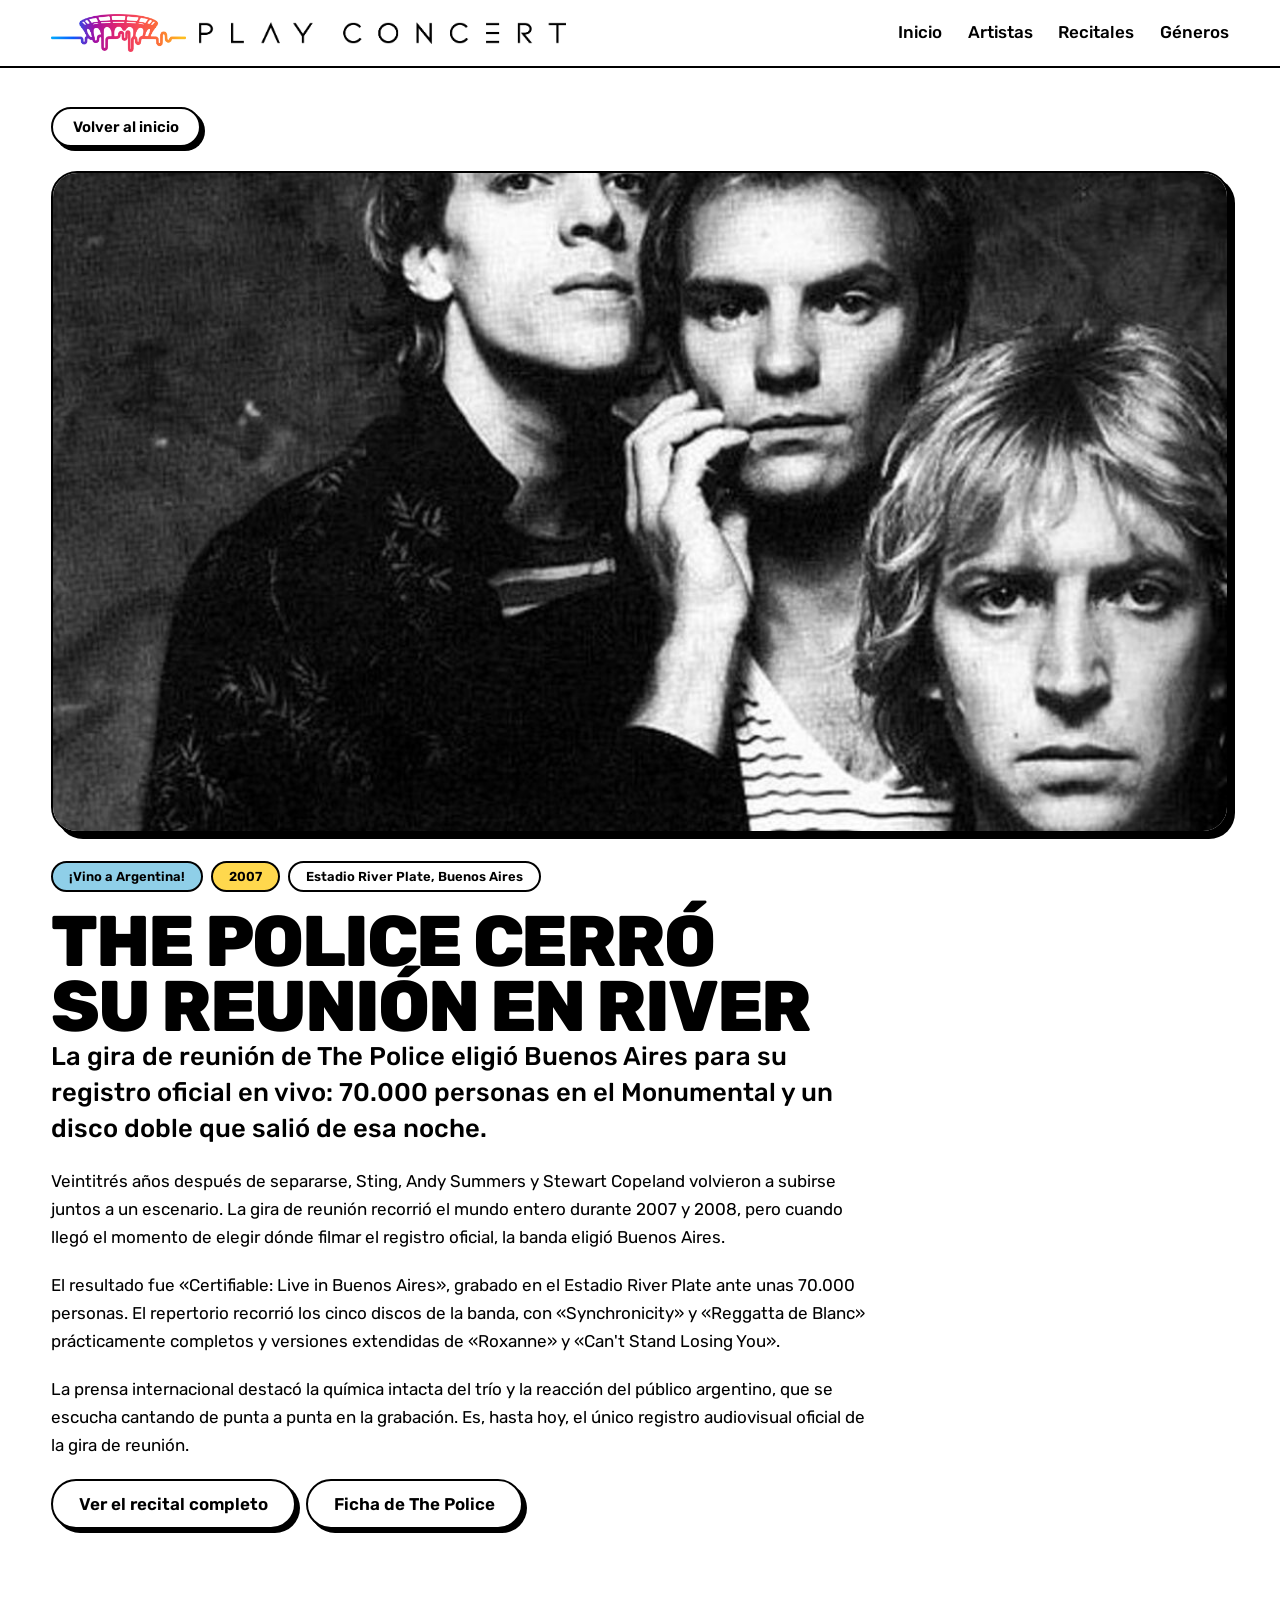
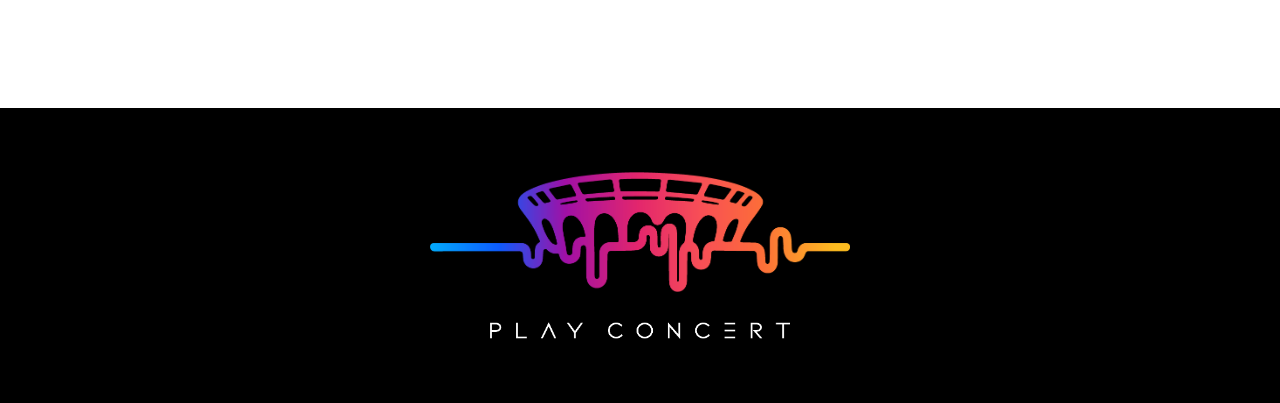
<file: nota.html>
<!DOCTYPE html>
<html lang="es">
<head>
<meta charset="UTF-8">
<meta name="viewport" content="width=device-width, initial-scale=1.0, viewport-fit=cover">
<title>Nota · PlayConcert</title>
<link rel="preconnect" href="https://fonts.googleapis.com">
<link rel="preconnect" href="https://fonts.gstatic.com" crossorigin>
<link href="https://fonts.googleapis.com/css2?family=Rubik:ital,wght@0,400;0,500;0,600;0,800;1,400&display=swap" rel="stylesheet">
<link rel="icon" href="favicon.svg" type="image/svg+xml">
<link rel="stylesheet" href="styles.css">
</head>
<body data-pagina="nota">

<header class="cabecera">
  <a class="marca" href="index.html">
    <img class="marca__iso" src="assets/marca/iso.png" alt="" width="961" height="273">
    <img class="marca__tipo" src="assets/marca/tipo.png" alt="PlayConcert" width="961" height="57">
  </a>
  <nav class="menu" aria-label="Principal">
    <a href="index.html">Inicio</a>
    <a href="artistas.html">Artistas</a>
    <a href="recitales.html">Recitales</a>
    <a href="generos.html">Géneros</a>
  </nav>
  <div class="menu-movil">
    <label class="solo-lectores" for="ir-a">Ir a una sección</label>
    <select id="ir-a">
      <option value="" selected disabled>Secciones</option>
      <option value="index.html">Inicio</option>
      <option value="artistas.html">Artistas</option>
      <option value="recitales.html">Recitales</option>
      <option value="generos.html">Géneros</option>
    </select>
  </div>
</header>

<main>
  <div class="interna">
    <a class="boton boton--chico volver" href="index.html">Volver al inicio</a>

    <!-- Nota de la categoría "¡Vino a Argentina!": bandas que tocaron acá o
         que están por venir. La foto sale de la banda que referencia. -->
    <div id="nota"></div>

    <div class="espacio"></div>
  </div>
</main>

<footer class="pie">
  <img class="pie__iso" src="assets/marca/iso.png" alt="" width="961" height="273">
  <img class="pie__tipo" src="assets/marca/tipo.png" alt="PlayConcert" width="961" height="57">
</footer>

<script type="module" src="app.js"></script>
</body>
</html>
</file>
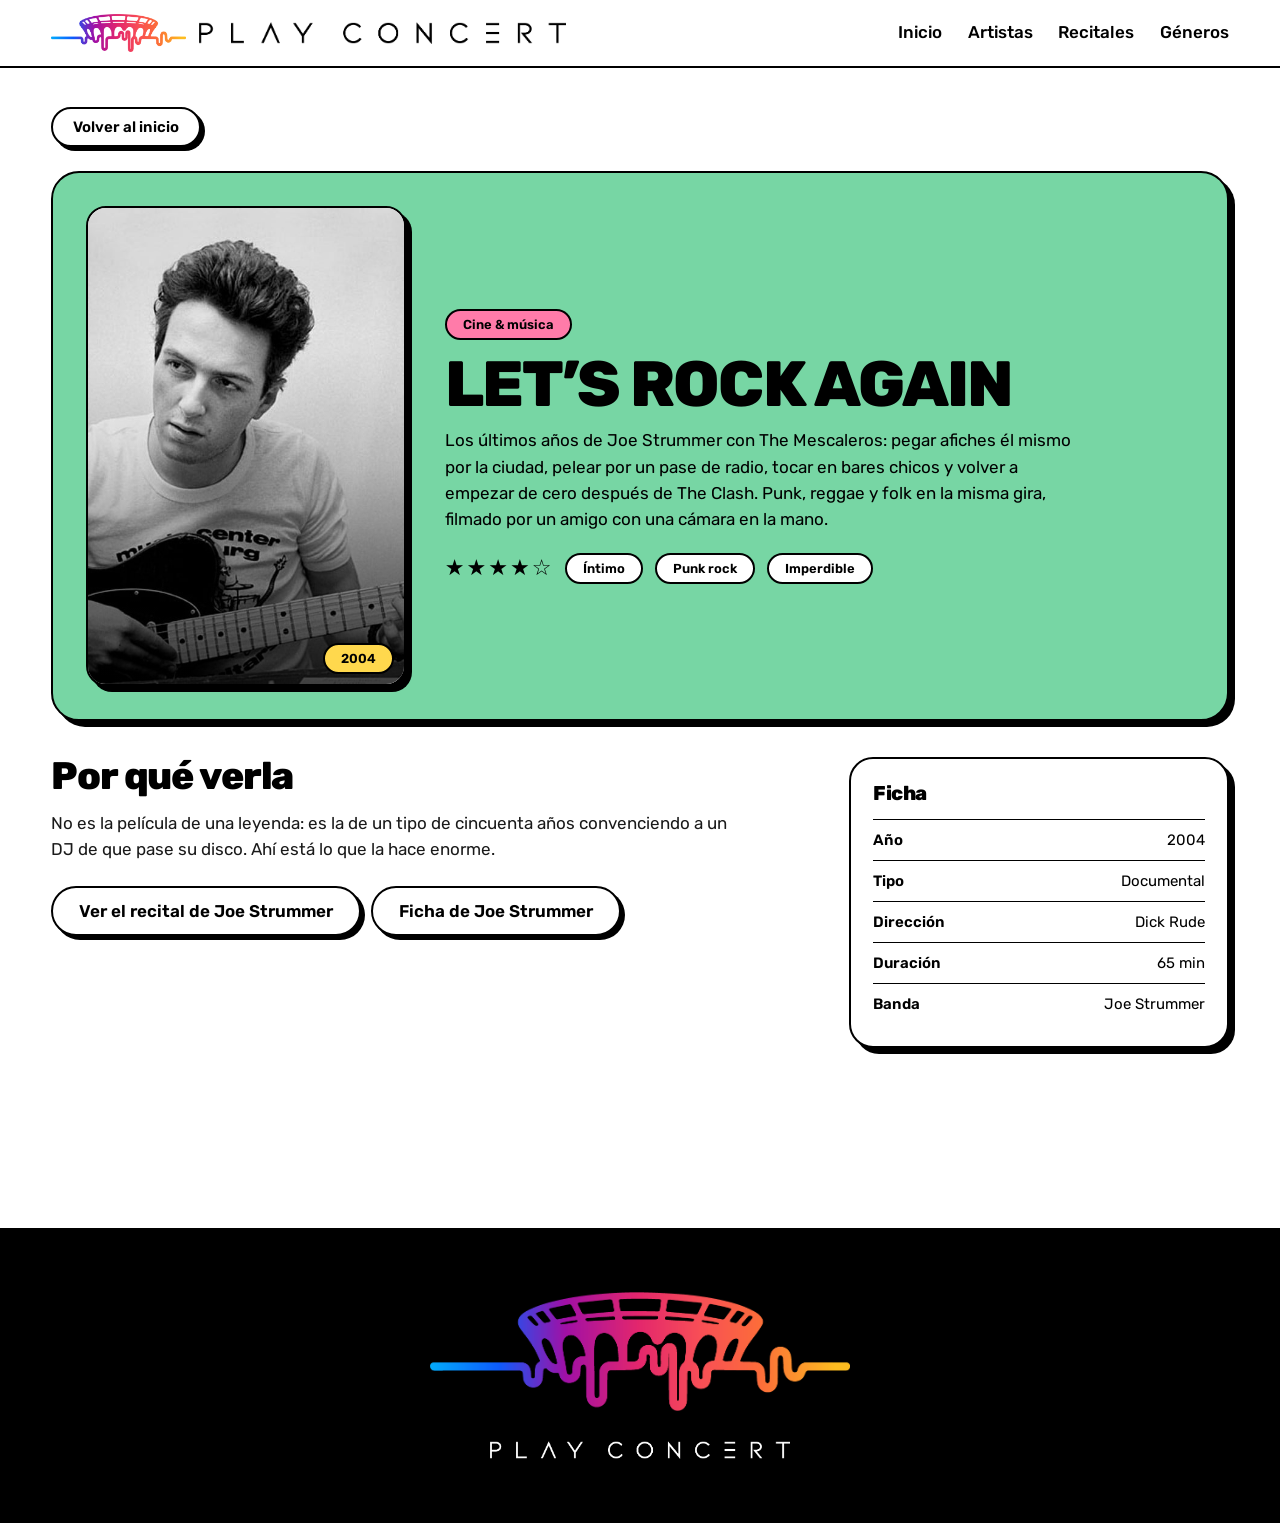
<file: pelicula.html>
<!DOCTYPE html>
<html lang="es">
<head>
<meta charset="UTF-8">
<meta name="viewport" content="width=device-width, initial-scale=1.0, viewport-fit=cover">
<title>Película · PlayConcert</title>
<link rel="preconnect" href="https://fonts.googleapis.com">
<link rel="preconnect" href="https://fonts.gstatic.com" crossorigin>
<link href="https://fonts.googleapis.com/css2?family=Rubik:ital,wght@0,400;0,500;0,600;0,800;1,400&display=swap" rel="stylesheet">
<link rel="icon" href="favicon.svg" type="image/svg+xml">
<link rel="stylesheet" href="styles.css">
</head>
<body data-pagina="pelicula">

<header class="cabecera">
  <a class="marca" href="index.html">
    <img class="marca__iso" src="assets/marca/iso.png" alt="" width="961" height="273">
    <img class="marca__tipo" src="assets/marca/tipo.png" alt="PlayConcert" width="961" height="57">
  </a>
  <nav class="menu" aria-label="Principal">
    <a href="index.html">Inicio</a>
    <a href="artistas.html">Artistas</a>
    <a href="recitales.html">Recitales</a>
    <a href="generos.html">Géneros</a>
  </nav>
  <div class="menu-movil">
    <label class="solo-lectores" for="ir-a">Ir a una sección</label>
    <select id="ir-a">
      <option value="" selected disabled>Secciones</option>
      <option value="index.html">Inicio</option>
      <option value="artistas.html">Artistas</option>
      <option value="recitales.html">Recitales</option>
      <option value="generos.html">Géneros</option>
    </select>
  </div>
</header>

<main>
  <div class="interna">
    <a class="boton boton--chico volver" href="index.html">Volver al inicio</a>

    <!-- Ficha de la categoría "Cine & música": películas y documentales sobre
         música, enlazadas al recital y a la banda del catálogo. -->
    <div id="pelicula"></div>

    <div class="espacio"></div>
  </div>
</main>

<footer class="pie">
  <img class="pie__iso" src="assets/marca/iso.png" alt="" width="961" height="273">
  <img class="pie__tipo" src="assets/marca/tipo.png" alt="PlayConcert" width="961" height="57">
</footer>

<script type="module" src="app.js"></script>
</body>
</html>
</file>
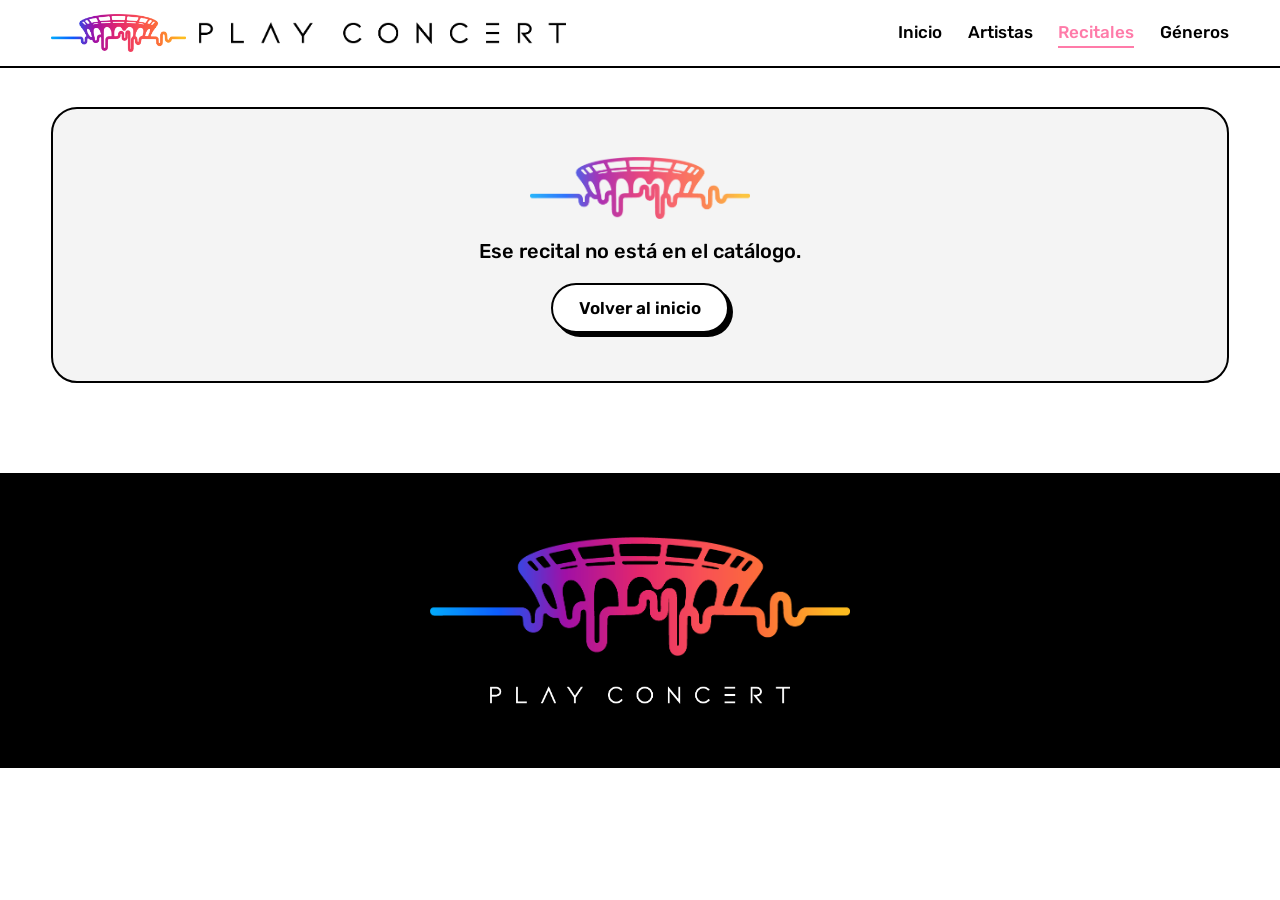
<file: recital.html>
<!DOCTYPE html>
<html lang="es">
<head>
<meta charset="UTF-8">
<meta name="viewport" content="width=device-width, initial-scale=1.0, viewport-fit=cover">
<title>Recital · PlayConcert</title>
<link rel="preconnect" href="https://fonts.googleapis.com">
<link rel="preconnect" href="https://fonts.gstatic.com" crossorigin>
<link href="https://fonts.googleapis.com/css2?family=Rubik:ital,wght@0,400;0,500;0,600;0,800;1,400&display=swap" rel="stylesheet">
<link rel="icon" href="favicon.svg" type="image/svg+xml">
<link rel="stylesheet" href="styles.css">
</head>
<body data-pagina="recital">

<header class="cabecera">
  <a class="marca" href="index.html">
    <img class="marca__iso" src="assets/marca/iso.png" alt="" width="961" height="273">
    <img class="marca__tipo" src="assets/marca/tipo.png" alt="PlayConcert" width="961" height="57">
  </a>
  <nav class="menu" aria-label="Principal">
    <a href="index.html">Inicio</a>
    <a href="artistas.html">Artistas</a>
    <a href="recitales.html" aria-current="page">Recitales</a>
    <a href="generos.html">Géneros</a>
  </nav>
  <div class="menu-movil">
    <label class="solo-lectores" for="ir-a">Ir a una sección</label>
    <select id="ir-a">
      <option value="" disabled>Secciones</option>
      <option value="index.html">Inicio</option>
      <option value="artistas.html">Artistas</option>
      <option value="recitales.html" selected>Recitales</option>
      <option value="generos.html">Géneros</option>
    </select>
  </div>
</header>

<main>
  <div class="interna">
    <a class="boton boton--chico volver" href="recitales.html">Todos los recitales</a>

    <!-- El player del recital: el video, o la foto de la banda con el aviso
         encima cuando el archivo todavía no está subido al CMS. -->
    <div id="player"></div>

    <!-- Título, bio de la banda y la ficha con los datos del post original. -->
    <div class="datos" id="ficha"></div>

    <section style="margin-top:var(--aire)" id="resenas-seccion">
      <div class="seccion-cabecera">
        <h2 class="titulo-l titulo-seccion">La prensa dijo</h2>
        <p class="seccion-bajada">Reseñas del show</p>
      </div>
      <div class="resenas" id="resenas"></div>
    </section>

    <section style="margin-top:var(--aire)" id="relacionados-seccion">
      <div class="seccion-cabecera">
        <h2 class="titulo-l titulo-seccion">Seguí viendo</h2>
        <p class="seccion-bajada">Recomendados para este show</p>
      </div>
      <div class="grilla grilla--relacionados" id="relacionados"></div>
    </section>

    <div class="espacio"></div>
  </div>
</main>

<footer class="pie">
  <img class="pie__iso" src="assets/marca/iso.png" alt="" width="961" height="273">
  <img class="pie__tipo" src="assets/marca/tipo.png" alt="PlayConcert" width="961" height="57">
</footer>

<script type="module" src="app.js"></script>
</body>
</html>
</file>
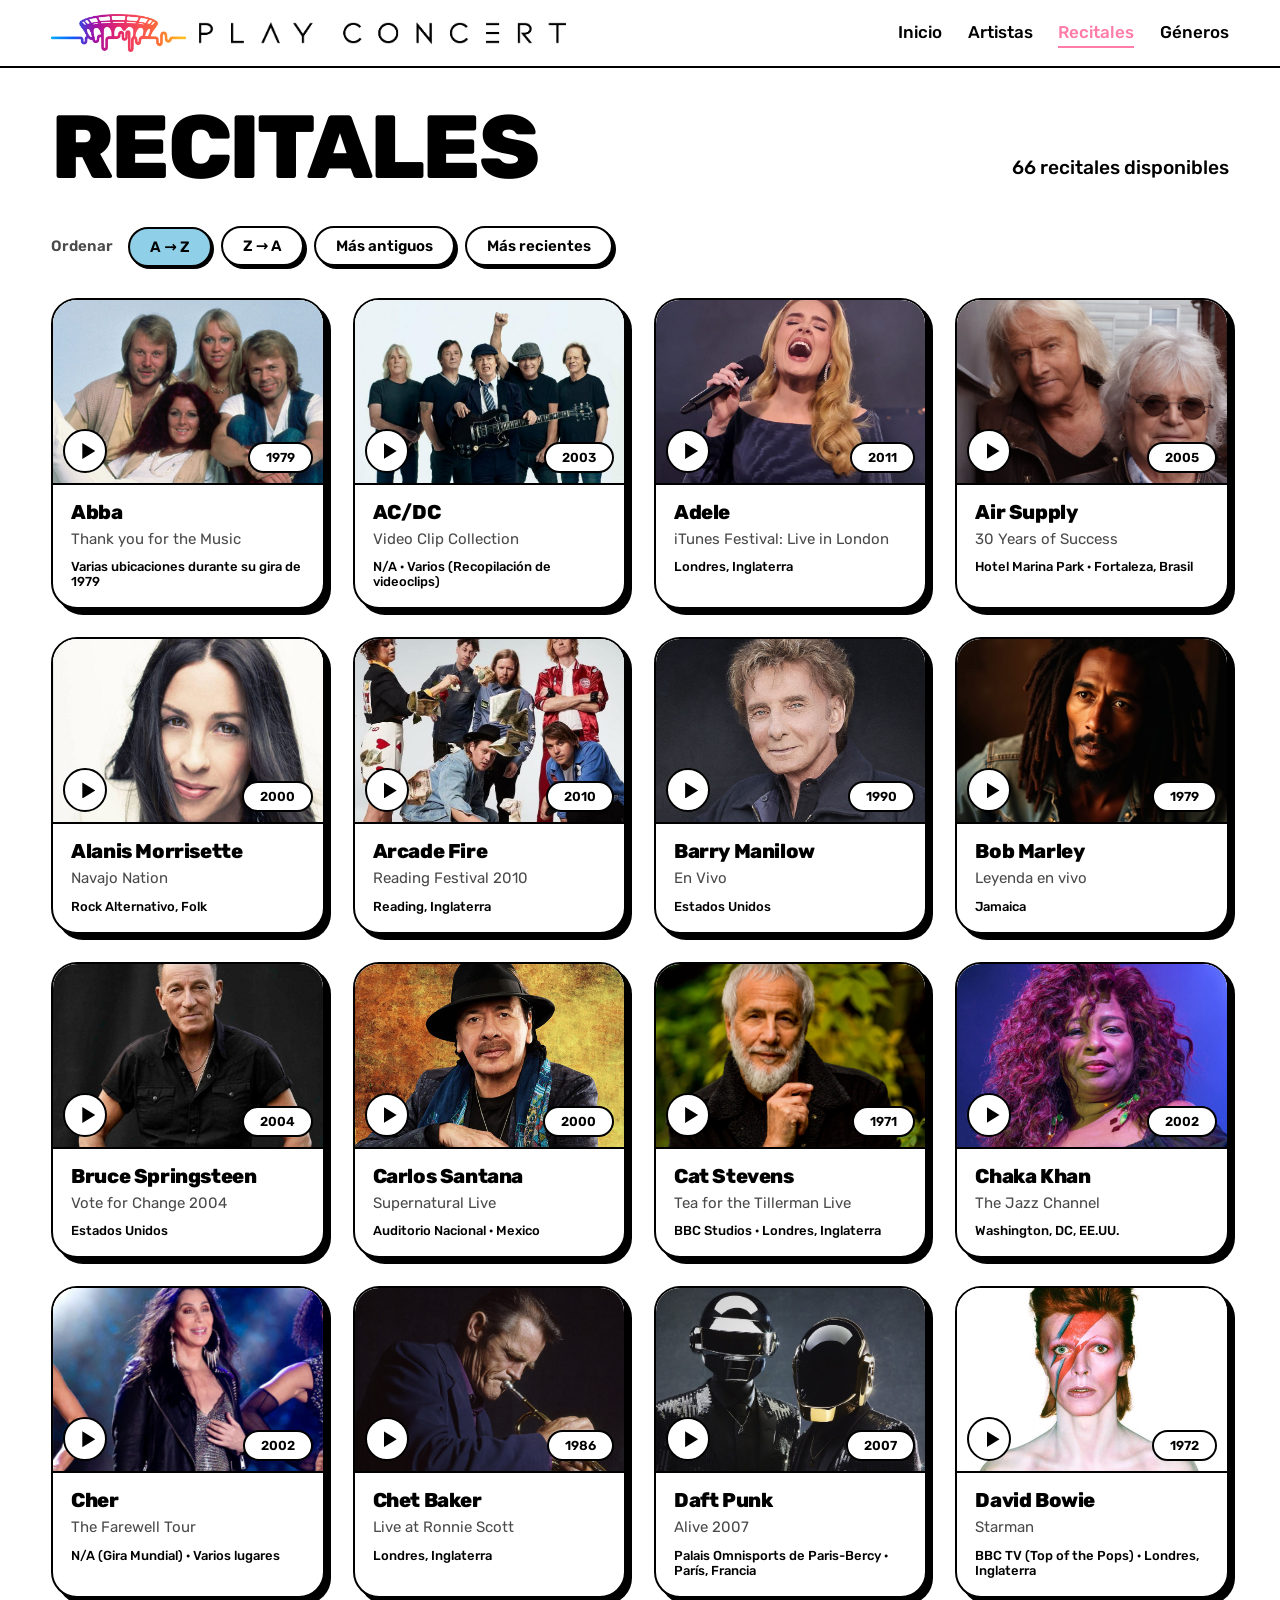
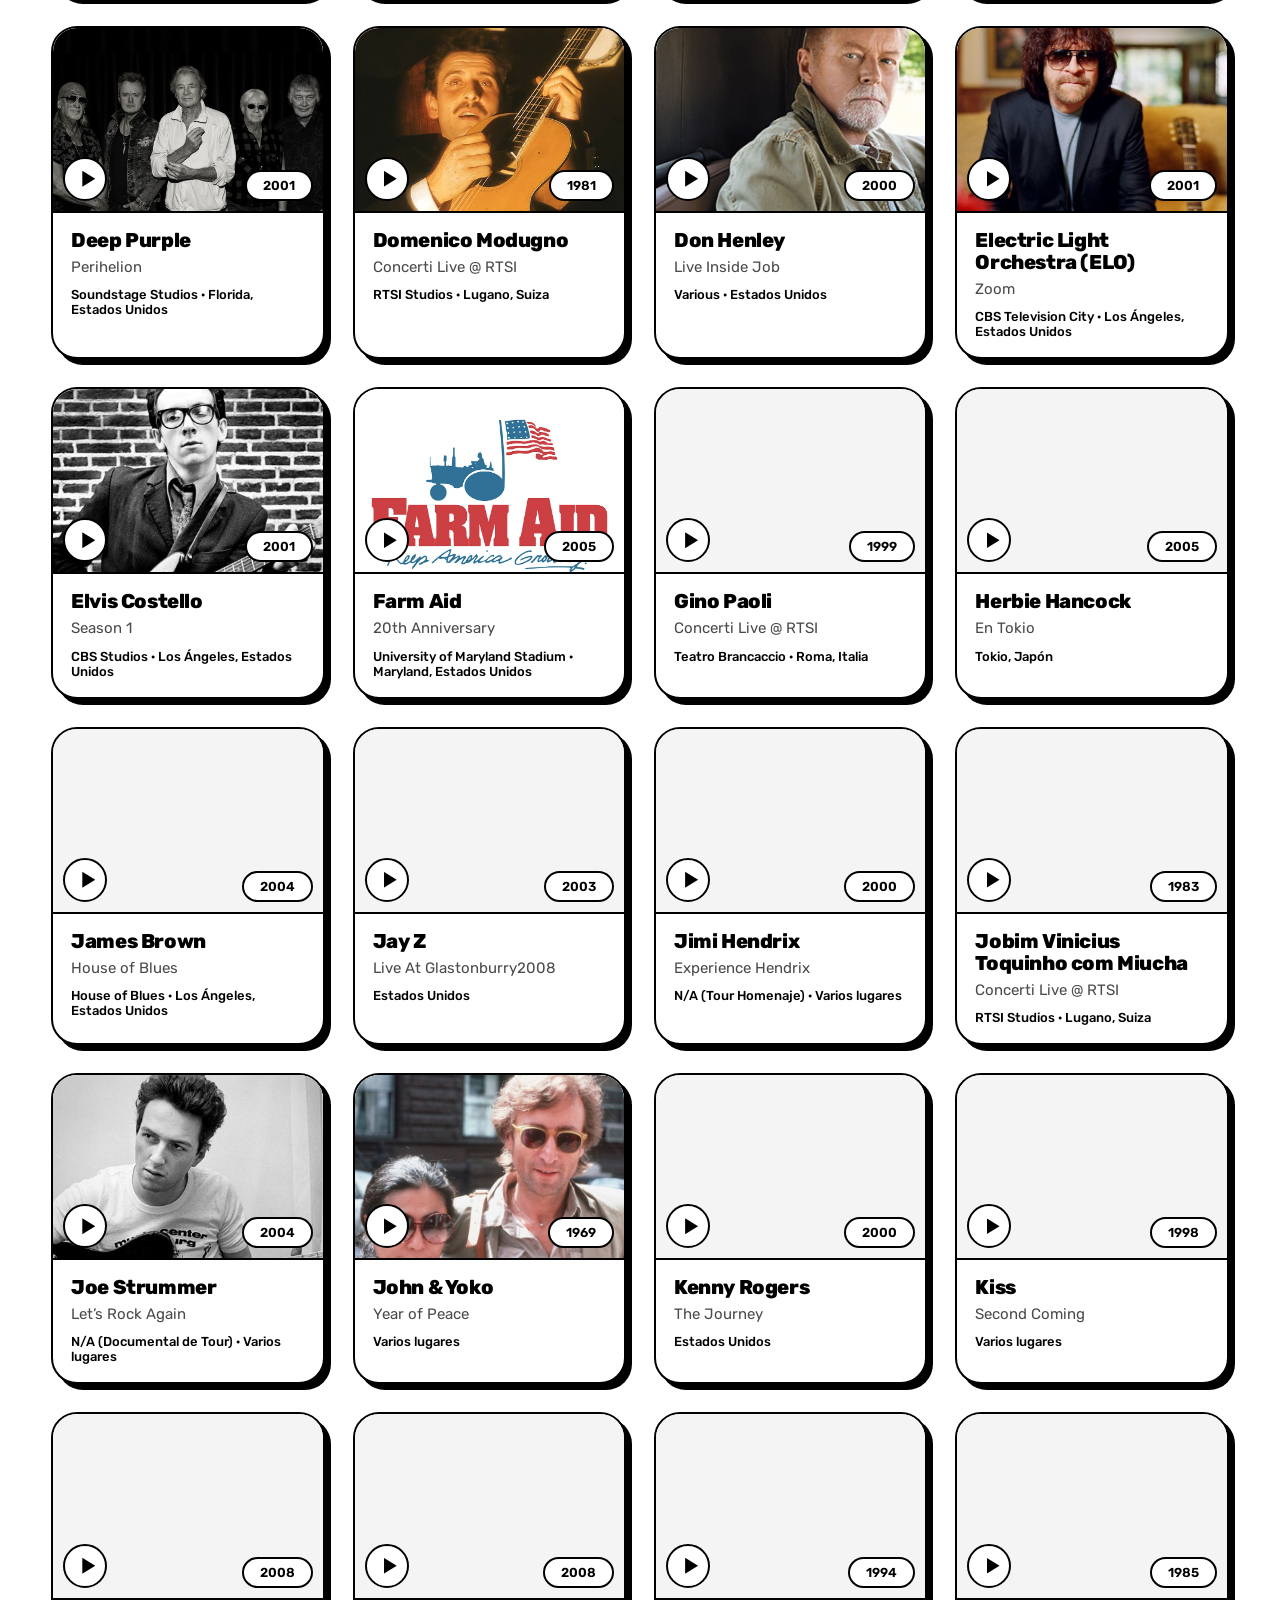
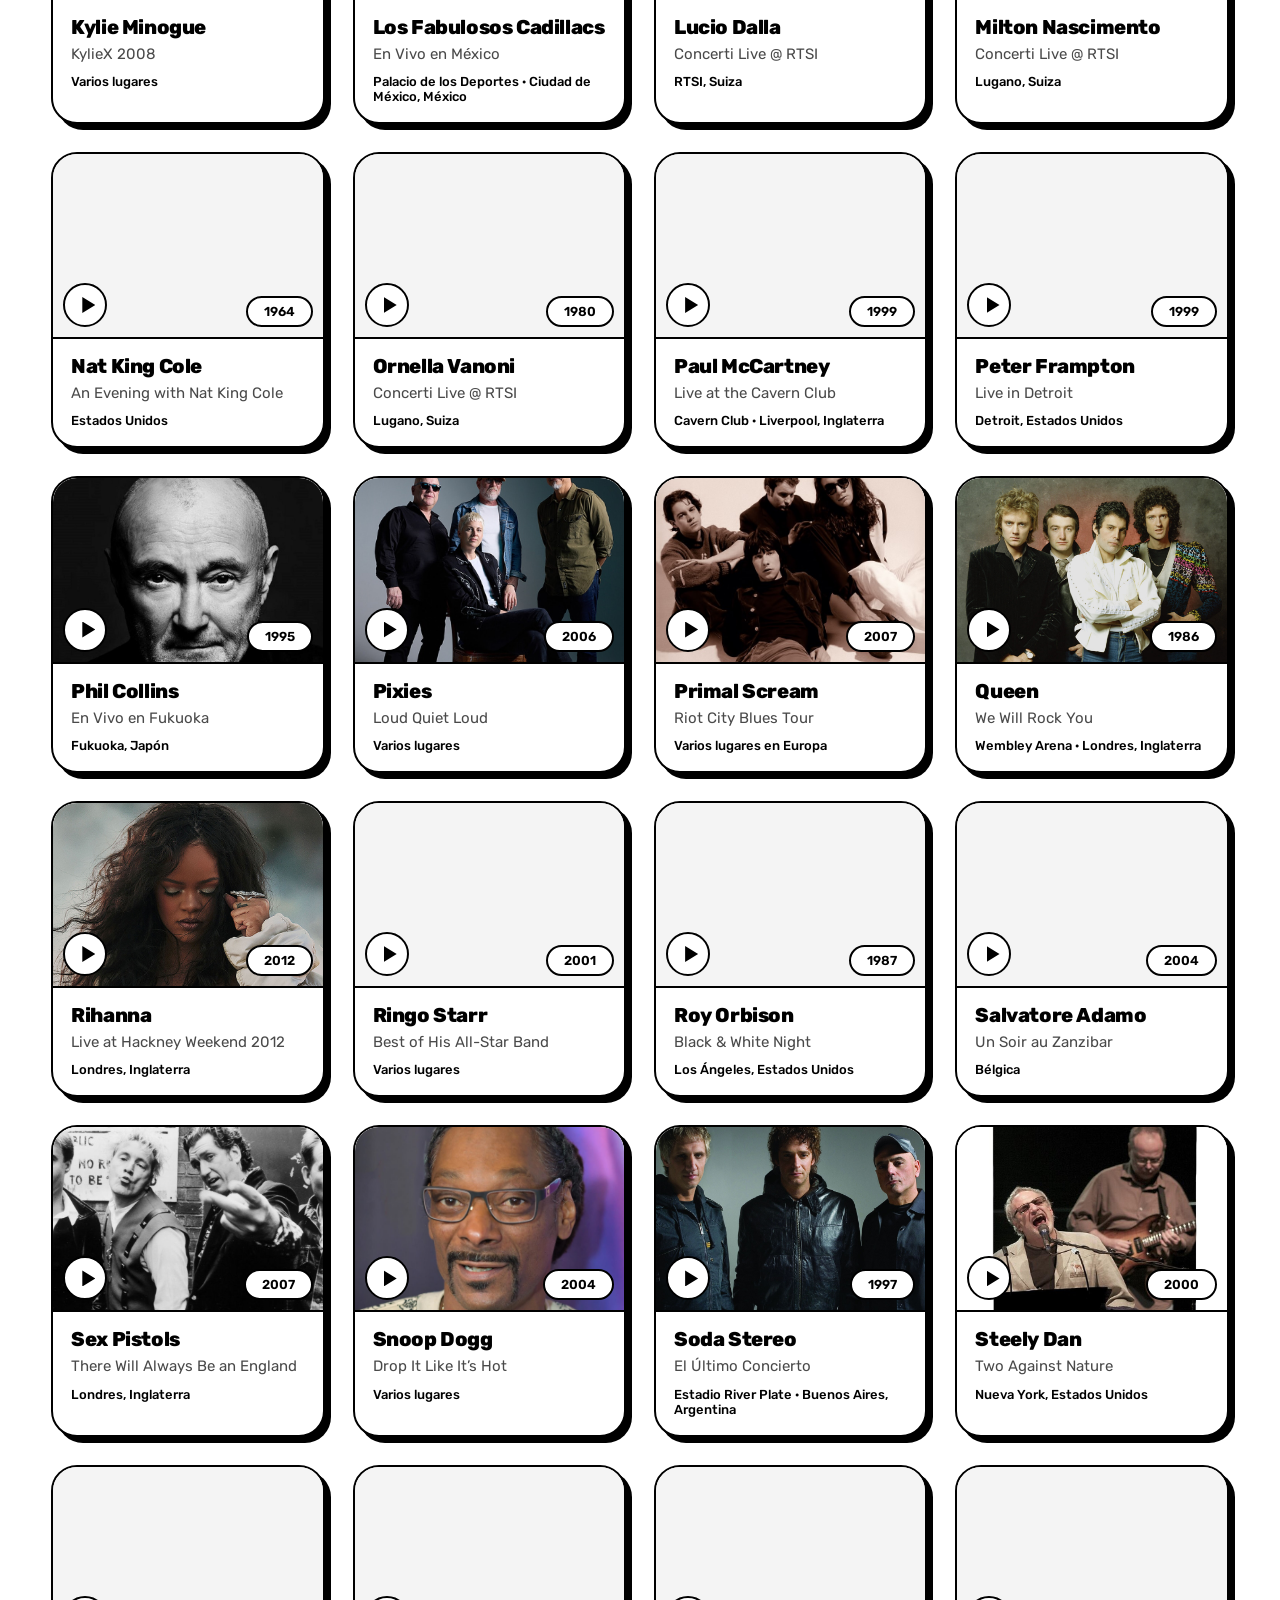
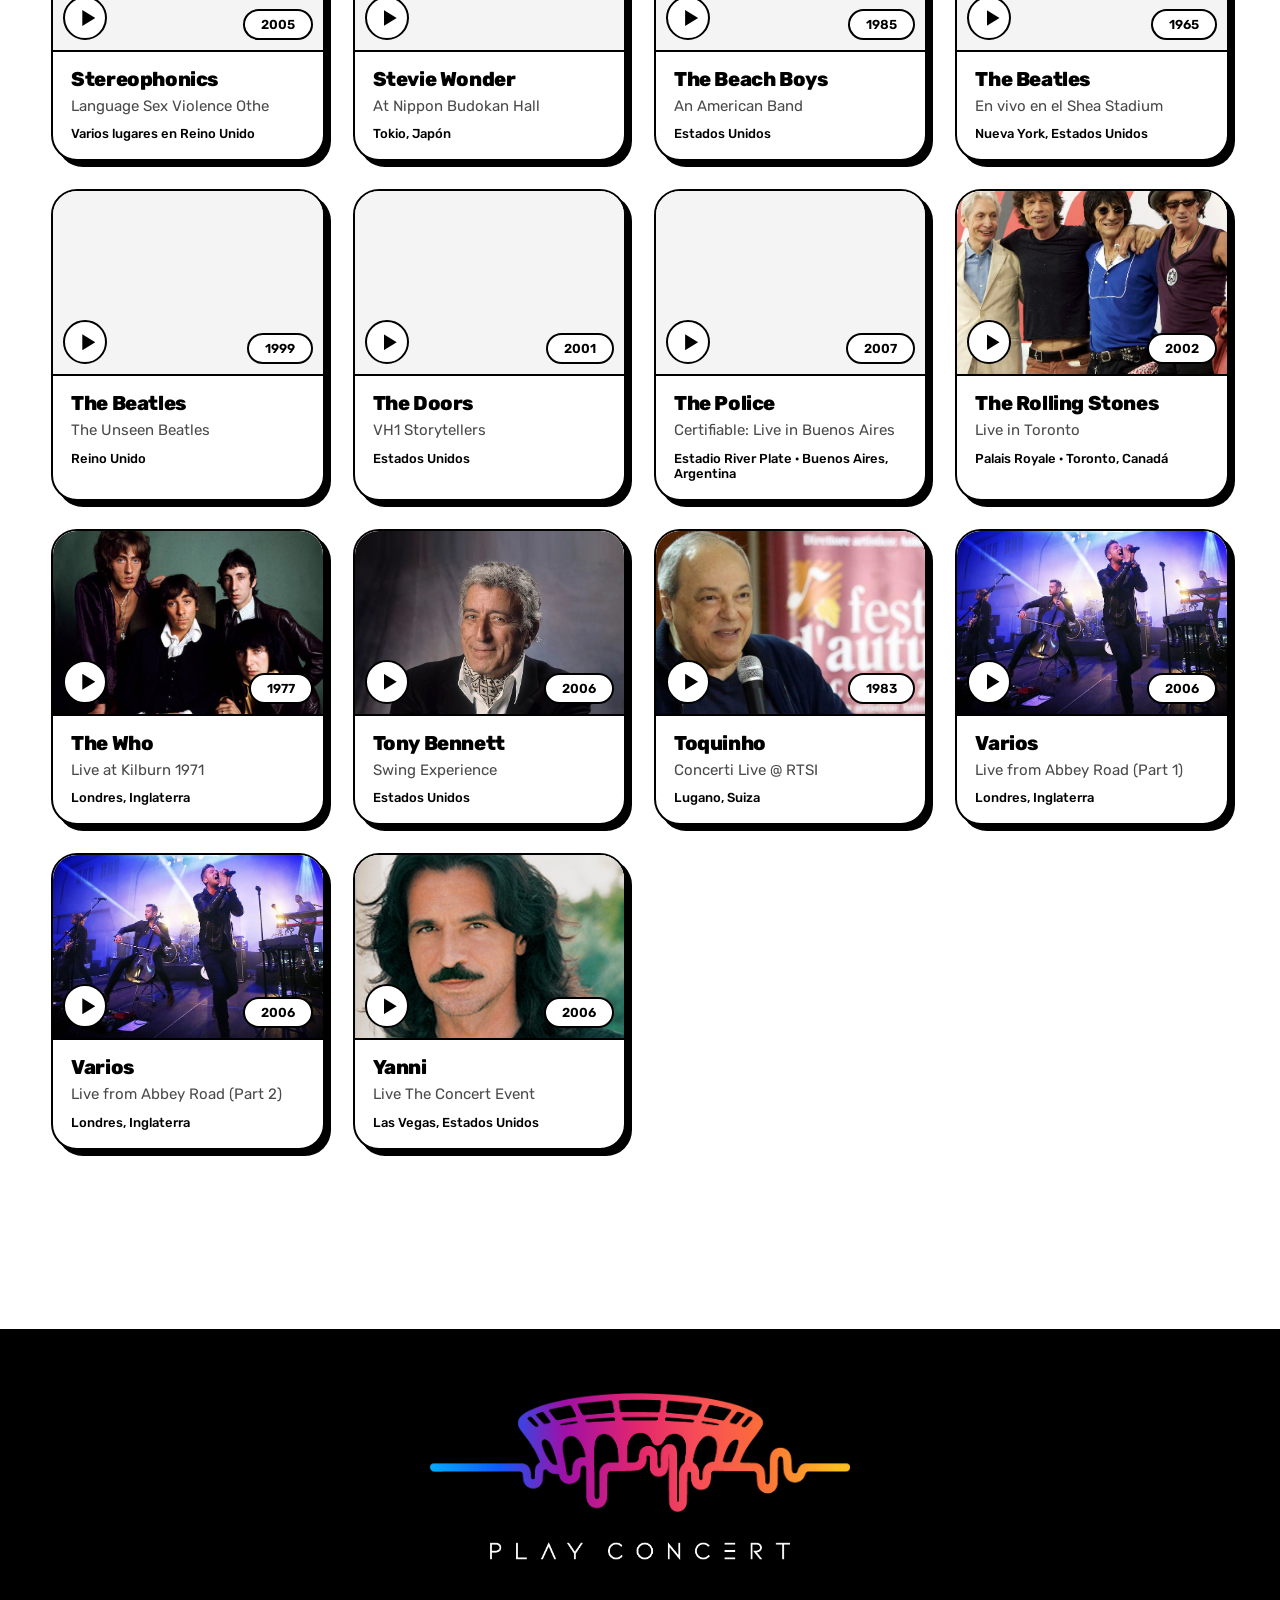
<file: recitales.html>
<!DOCTYPE html>
<html lang="es">
<head>
<meta charset="UTF-8">
<meta name="viewport" content="width=device-width, initial-scale=1.0, viewport-fit=cover">
<title>Recitales · PlayConcert</title>
<meta name="description" content="Todos los recitales completos de PlayConcert, ordenables por nombre y por año.">
<link rel="preconnect" href="https://fonts.googleapis.com">
<link rel="preconnect" href="https://fonts.gstatic.com" crossorigin>
<link href="https://fonts.googleapis.com/css2?family=Rubik:ital,wght@0,400;0,500;0,600;0,800;1,400&display=swap" rel="stylesheet">
<link rel="icon" href="favicon.svg" type="image/svg+xml">
<link rel="stylesheet" href="styles.css">
</head>
<body data-pagina="recitales">

<header class="cabecera">
  <a class="marca" href="index.html">
    <img class="marca__iso" src="assets/marca/iso.png" alt="" width="961" height="273">
    <img class="marca__tipo" src="assets/marca/tipo.png" alt="PlayConcert" width="961" height="57">
  </a>
  <nav class="menu" aria-label="Principal">
    <a href="index.html">Inicio</a>
    <a href="artistas.html">Artistas</a>
    <a href="recitales.html" aria-current="page">Recitales</a>
    <a href="generos.html">Géneros</a>
  </nav>
  <div class="menu-movil">
    <label class="solo-lectores" for="ir-a">Ir a una sección</label>
    <select id="ir-a">
      <option value="" disabled>Secciones</option>
      <option value="index.html">Inicio</option>
      <option value="artistas.html">Artistas</option>
      <option value="recitales.html" selected>Recitales</option>
      <option value="generos.html">Géneros</option>
    </select>
  </div>
</header>

<main>
  <div class="interna">
    <div class="seccion-cabecera">
      <h1 class="titulo-l">Recitales</h1>
      <p class="seccion-bajada" id="recitales-total">Cargando recitales</p>
    </div>
    <div class="filtros" id="recitales-orden" role="group" aria-label="Ordenar recitales">
      <span class="filtros__rotulo">Ordenar</span>
    </div>
    <div class="grilla grilla--catalogo" id="recitales-grilla"></div>
    <div class="espacio"></div>
  </div>
</main>

<footer class="pie">
  <img class="pie__iso" src="assets/marca/iso.png" alt="" width="961" height="273">
  <img class="pie__tipo" src="assets/marca/tipo.png" alt="PlayConcert" width="961" height="57">
</footer>

<script type="module" src="app.js"></script>
</body>
</html>
</file>
<file: styles.css>
/* =============================================================================
   PLAYCONCERT — hoja de estilos única.
   Neo-brutalismo: borde negro de 2px, sombra dura sin blur, tipografía Rubik
   apretada en mayúsculas para los títulos y paleta plana de cinco colores.

   Regla de oro del proyecto: donde hay un recital, una banda o una película,
   hay una FOTO. Los colores planos son sólo el fondo mientras la imagen carga
   (ver .media) y el borde de las fichas. Nunca un ícono en lugar de la foto.
   ========================================================================== */

/* --------------------------------------------------------------- 1. Tokens */

:root {
  --tinta: #000;
  --papel: #fff;
  --gris: #4a4a4a;
  --gris-suave: #f4f4f4;

  --rosa: #ff7ba9;
  --amarillo: #ffd84d;
  --celeste: #8fcfe8;
  --verde: #77d6a4;
  --violeta: #b79ced;

  --borde: 2px solid var(--tinta);
  --sombra: 6px 6px 0 var(--tinta);
  --sombra-chica: 4px 4px 0 var(--tinta);
  --sombra-alta: 9px 9px 0 var(--tinta);

  --radio: 26px;
  --radio-chico: 22px;
  --pildora: 999px;

  --margen: clamp(16px, 4vw, 56px);
  --aire: clamp(56px, 7vw, 104px);
}

* {
  box-sizing: border-box;
}

html {
  scroll-behavior: smooth;
  /* El header es sticky y cambia de alto según el ancho (en mobile la marca y
     el selector van en dos filas), así que el salto a un ancla se corrige con
     la altura real, que mide `ajustarAnclas()` en app.js. El valor de reserva
     cubre el caso sin JS. */
  scroll-padding-top: calc(var(--alto-cabecera, 72px) + 12px);
}

body {
  margin: 0;
  background: var(--papel);
  color: var(--tinta);
  font-family: Rubik, system-ui, -apple-system, sans-serif;
  font-size: 17px;
  -webkit-font-smoothing: antialiased;
  overflow-x: hidden;
}

a {
  color: inherit;
  text-decoration: none;
}

button {
  font: inherit;
  color: inherit;
}

img {
  max-width: 100%;
}

/* Foco visible y consistente: el teclado tiene que poder recorrer todo. */
:focus-visible {
  outline: 3px solid var(--rosa);
  outline-offset: 3px;
}

@media (prefers-reduced-motion: reduce) {
  * {
    animation: none !important;
    transition: none !important;
    scroll-behavior: auto !important;
  }
}

/* ---------------------------------------------------- 2. Piezas compartidas */

.titulo-xl,
.titulo-l,
.titulo-m,
.datos__titulo {
  margin: 0;
  font-weight: 800;
  text-transform: uppercase;
  letter-spacing: -0.03em;
  line-height: 0.9;
  text-wrap: balance;
  /* Palabras largas ("latinoamericanas") no pueden empujar el ancho de la
     columna: en mobile el título parte antes de desbordar la sección. */
  min-width: 0;
  overflow-wrap: break-word;
  hyphens: auto;
}

.titulo-xl {
  font-size: clamp(34px, 5.6vw, 84px);
}
.titulo-l {
  font-size: clamp(34px, 7vw, 104px);
}
/* Igual que .titulo-l pero un escalón abajo: en las páginas internas el H1 es
   el nombre del artista, y las secciones no tienen que pelearle el tamaño. */
.titulo-seccion {
  font-size: clamp(28px, 3.6vw, 56px);
}
.titulo-m {
  font-size: clamp(26px, 3vw, 44px);
  text-transform: none;
  line-height: 1;
}

.pildora {
  display: inline-flex;
  align-items: center;
  gap: 8px;
  border: var(--borde);
  border-radius: var(--pildora);
  background: var(--papel);
  padding: 6px 16px;
  font-size: 13px;
  font-weight: 600;
  white-space: nowrap;
}

.pildora--rosa {
  background: var(--rosa);
}
.pildora--amarilla {
  background: var(--amarillo);
}
.pildora--celeste {
  background: var(--celeste);
}
.pildora--verde {
  background: var(--verde);
}
.pildora--violeta {
  background: var(--violeta);
}

.boton {
  display: inline-flex;
  align-items: center;
  gap: 10px;
  cursor: pointer;
  border: var(--borde);
  border-radius: var(--pildora);
  background: var(--papel);
  padding: 13px 26px;
  font-size: 17px;
  font-weight: 600;
  box-shadow: var(--sombra-chica);
  transition: background 0.14s, transform 0.14s, box-shadow 0.14s;
}

.boton:hover {
  background: var(--amarillo);
  transform: translate(-2px, -2px);
  box-shadow: 6px 6px 0 var(--tinta);
}

.boton:active {
  transform: translate(2px, 2px);
  box-shadow: 2px 2px 0 var(--tinta);
}

.boton--fuerte {
  background: var(--tinta);
  color: var(--papel);
  box-shadow: 5px 5px 0 var(--papel);
}

.boton--fuerte:hover {
  background: var(--papel);
  color: var(--tinta);
  box-shadow: 5px 5px 0 var(--tinta);
}

.boton--chico {
  padding: 9px 20px;
  font-size: 15px;
}

.seccion {
  padding: var(--aire) var(--margen) 0;
}

.seccion-cabecera {
  display: flex;
  align-items: flex-end;
  justify-content: space-between;
  gap: 20px;
  flex-wrap: wrap;
  margin-bottom: clamp(22px, 3vw, 40px);
}

.seccion-bajada {
  margin: 0 0 8px;
  font-size: clamp(17px, 1.5vw, 22px);
  font-weight: 500;
}

/* La caja de imagen. El color plano es sólo el fondo mientras carga la foto;
   `object-position` alto porque casi todas las fotos del catálogo son retratos
   cuadrados y la cara queda arriba del centro geométrico. */
.media {
  display: block;
  position: relative;
  overflow: hidden;
  background: var(--gris-suave);
}

.media img {
  display: block;
  width: 100%;
  height: 100%;
  object-fit: cover;
  object-position: center 32%;
}

.media__marca {
  position: absolute;
  z-index: 1;
}

.media__marca--abajo-der {
  right: 10px;
  bottom: 10px;
}
.media__marca--arriba-izq {
  left: 10px;
  top: 10px;
}

/* Velo negro de abajo hacia arriba, para que el texto sobre foto se lea. */
.media--velo::after {
  content: "";
  position: absolute;
  inset: 0;
  background: linear-gradient(to top, rgb(0 0 0 / 0.72) 0%, rgb(0 0 0 / 0.15) 45%, transparent 70%);
}

/* Estado vacío y 404: el isotipo remata la caja para que no quede pelada. */
.vacio {
  display: grid;
  justify-items: center;
  gap: 20px;
  border: var(--borde);
  border-radius: var(--radio);
  background: var(--gris-suave);
  padding: clamp(24px, 4vw, 48px);
  text-align: center;
  font-size: 20px;
  font-weight: 500;
}

.vacio__iso {
  width: min(100%, 220px);
  height: auto;
  opacity: 0.85;
}

.vacio p {
  margin: 0;
}

.oculto {
  display: none !important;
}

/* Sólo para lectores de pantalla. */
.solo-lectores {
  position: absolute;
  width: 1px;
  height: 1px;
  overflow: hidden;
  clip: rect(0 0 0 0);
  white-space: nowrap;
}

/* ------------------------------------------------------------ 3. Encabezado */

.cabecera {
  position: sticky;
  top: 0;
  z-index: 50;
  background: var(--papel);
  border-bottom: var(--borde);
  display: flex;
  align-items: center;
  justify-content: space-between;
  gap: 16px;
  padding: 14px var(--margen);
  flex-wrap: wrap;
}

/* Lockup de marca: isotipo (estadio + onda) y wordmark, los dos de assets/marca.
   El wordmark viene en blanco puro con alfa, así que sobre fondo claro se
   invierte — `invert(1)` lo pasa a negro puro sin tocar el recorte. Sobre el
   pie negro va como vino. */
.marca {
  display: inline-flex;
  align-items: center;
  gap: clamp(8px, 1vw, 14px);
  line-height: 0;
}

.marca__iso {
  height: clamp(24px, 3vw, 42px);
  width: auto;
}

.marca__tipo {
  height: clamp(13px, 1.7vw, 23px);
  width: auto;
  filter: invert(1);
}

.marca:hover .marca__iso {
  transform: scale(1.06);
}

.marca__iso,
.marca__tipo {
  transition: transform 0.16s;
}

.menu {
  display: flex;
  align-items: center;
  gap: clamp(14px, 2vw, 28px);
  font-size: 17px;
  font-weight: 500;
  overflow-x: auto;
  max-width: 100%;
  scrollbar-width: none;
}

.menu::-webkit-scrollbar {
  display: none;
}

.menu a {
  white-space: nowrap;
  padding: 4px 0;
  border-bottom: 2px solid transparent;
}

.menu a:hover,
.menu a[aria-current="page"] {
  color: var(--rosa);
  border-bottom-color: var(--rosa);
}

/* Menú mobile. Abajo de 768px los links no entran al lado de la marca, así
   que se cambian por un <select>: abre el picker nativo del sistema, que en el
   teléfono es más cómodo que una lista que se corta. */
.menu-movil {
  display: none;
  position: relative;
}

.menu-movil select {
  appearance: none;
  -webkit-appearance: none;
  cursor: pointer;
  width: 100%;
  border: var(--borde);
  border-radius: var(--pildora);
  background: var(--papel);
  color: var(--tinta);
  padding: 11px 42px 11px 20px;
  /* 16px o más: abajo de eso iOS hace zoom al enfocar el campo. */
  font-size: 16px;
  font-weight: 600;
  box-shadow: var(--sombra-chica);
}

/* La flecha, con el truco del borde: el sitio no usa ningún SVG. */
.menu-movil::after {
  content: "";
  position: absolute;
  right: 19px;
  top: 50%;
  margin-top: -2px;
  border-left: 5px solid transparent;
  border-right: 5px solid transparent;
  border-top: 6px solid var(--tinta);
  pointer-events: none;
}

@media (max-width: 767px) {
  .menu {
    display: none;
  }

  .menu-movil {
    display: block;
  }
}

/* Abajo de 500px la marca sola ya ocupa la fila, así que el selector baja a la
   suya y va a lo ancho: queda deliberado en vez de apretado. */
@media (max-width: 499px) {
  .menu-movil {
    flex: 1 1 100%;
  }
}

/* ------------------------------------------------------------------ 4. Hero */

.hero {
  padding: clamp(20px, 3vw, 40px) var(--margen) 0;
}

.hero__caja {
  border: var(--borde);
  border-radius: 28px;
  box-shadow: var(--sombra);
  background: var(--amarillo);
  padding: clamp(24px, 3.4vw, 56px);
  display: grid;
  grid-template-columns: repeat(auto-fit, minmax(300px, 1fr));
  gap: clamp(28px, 3vw, 56px);
  align-items: center;
}

.hero__volanta {
  margin-bottom: 20px;
}

.hero__bajada {
  margin: 16px 0 28px;
  font-size: clamp(17px, 1.4vw, 21px);
  font-weight: 500;
  line-height: 1.4;
  max-width: 46ch;
}

.hero__foto {
  display: block;
  position: relative;
  border: var(--borde);
  border-radius: var(--radio-chico);
  box-shadow: var(--sombra);
  aspect-ratio: 16 / 11;
  transition: transform 0.16s, box-shadow 0.16s;
}

.hero__foto:hover {
  transform: translate(-3px, -3px);
  box-shadow: var(--sombra-alta);
}

.hero__pie {
  position: absolute;
  left: 16px;
  right: 16px;
  bottom: 14px;
  z-index: 1;
  color: var(--papel);
  font-weight: 600;
  font-size: clamp(15px, 1.4vw, 18px);
  line-height: 1.25;
  text-shadow: 0 1px 8px rgb(0 0 0 / 0.6);
}

/* Botón de play sobre la foto: círculo blanco con el triángulo dibujado en CSS,
   así no depende de ningún ícono cargado aparte. */
.play {
  position: absolute;
  top: 50%;
  left: 50%;
  transform: translate(-50%, -50%);
  z-index: 1;
  display: grid;
  place-items: center;
  width: clamp(58px, 7vw, 96px);
  aspect-ratio: 1;
  border: var(--borde);
  border-radius: 50%;
  background: var(--papel);
  transition: background 0.16s, transform 0.16s;
}

/* El triángulo se recorta de un bloque sólido (nada de bordes transparentes):
   escala parejo con la tipografía y no hay que tocar tres medidas a la vez. */
.play::after {
  content: "";
  width: clamp(16px, 2vw, 26px);
  aspect-ratio: 26 / 32;
  margin-left: 18%;
  background: var(--tinta);
  clip-path: polygon(0 0, 100% 50%, 0 100%);
}

a:hover > .play,
button:hover > .play {
  background: var(--rosa);
  transform: translate(-50%, -50%) scale(1.06);
}

.play--chico {
  width: 44px;
  top: auto;
  left: 10px;
  bottom: 10px;
  transform: none;
}

.play--chico::after {
  width: 13px;
}

a:hover > .play--chico,
button:hover > .play--chico {
  transform: scale(1.08);
}

/* -------------------------------------------------------------- 5. Marquesina */

.marquesina {
  margin-top: clamp(22px, 2.6vw, 40px);
  border-top: var(--borde);
  border-bottom: var(--borde);
  background: var(--violeta);
  overflow: hidden;
  padding: 14px 0;
}

.marquesina__cinta {
  display: flex;
  width: max-content;
  animation: correr 40s linear infinite;
  font-size: clamp(20px, 2.2vw, 30px);
  font-weight: 800;
  text-transform: uppercase;
  letter-spacing: -0.02em;
  white-space: nowrap;
}

.marquesina__cinta span {
  padding-right: 28px;
}

@keyframes correr {
  from {
    transform: translateX(0);
  }
  to {
    transform: translateX(-50%);
  }
}

/* ------------------------------------------------- 6. Banner ¡Vino a Argentina! */

.alerta {
  display: grid;
  grid-template-columns: minmax(180px, 260px) 1fr;
  align-items: stretch;
  gap: 0;
  border: var(--borde);
  border-radius: var(--radio-chico);
  box-shadow: var(--sombra);
  background: var(--celeste);
  overflow: hidden;
}

.alerta__foto {
  border-right: var(--borde);
  min-height: 100%;
}

.alerta__cuerpo {
  padding: clamp(18px, 2.4vw, 30px);
  display: flex;
  align-items: center;
  gap: 16px;
  flex-wrap: wrap;
}

.alerta__titulo {
  margin: 0;
  font-size: clamp(20px, 2vw, 26px);
  font-weight: 800;
  letter-spacing: -0.02em;
  flex: 1 1 100%;
}

.alerta__copete {
  margin: 0;
  font-size: 17px;
  line-height: 1.45;
  flex: 1 1 320px;
  min-width: 220px;
}

@media (max-width: 620px) {
  .alerta {
    grid-template-columns: 1fr;
  }
  .alerta__foto {
    border-right: 0;
    border-bottom: var(--borde);
    aspect-ratio: 16 / 9;
    min-height: 0;
  }
}

/* ---------------------------------------------------------- 7. Grilla y fichas */

.grilla {
  display: grid;
  gap: clamp(18px, 2.2vw, 28px);
}

.grilla--bandas {
  grid-template-columns: repeat(auto-fill, minmax(280px, 1fr));
}
.grilla--catalogo {
  grid-template-columns: repeat(auto-fill, minmax(250px, 1fr));
}
.grilla--relacionados {
  grid-template-columns: repeat(auto-fill, minmax(230px, 1fr));
}

/* Ficha genérica: foto arriba, texto abajo, borde y sombra dura. */
.ficha {
  display: flex;
  flex-direction: column;
  text-align: left;
  overflow: hidden;
  border: var(--borde);
  border-radius: var(--radio);
  box-shadow: var(--sombra);
  background: var(--papel);
  transition: transform 0.16s, box-shadow 0.16s, background 0.16s;
}

.ficha:hover {
  background: var(--amarillo);
  transform: translate(-2px, -2px);
  box-shadow: var(--sombra-alta);
}

.ficha__media {
  aspect-ratio: 16 / 11;
  border-bottom: var(--borde);
}

.ficha__cuerpo {
  padding: 16px 18px 18px;
  display: flex;
  flex-direction: column;
  gap: 6px;
  flex: 1;
}

.ficha__titulo {
  font-size: 20px;
  font-weight: 800;
  letter-spacing: -0.02em;
  line-height: 1.1;
}

.ficha__sub {
  font-size: 15px;
  color: var(--gris);
  line-height: 1.35;
}

.ficha:hover .ficha__sub {
  color: #2a2a2a;
}

.ficha__meta {
  font-size: 13px;
  font-weight: 500;
  margin-top: 4px;
}

.ficha__etiquetas {
  display: flex;
  align-items: center;
  gap: 8px;
  flex-wrap: wrap;
  margin-top: auto;
  padding-top: 14px;
}

/* Ficha de banda: foto más grande y nombre en grande. */
.ficha--banda .ficha__media {
  aspect-ratio: 4 / 3;
}

.ficha--banda .ficha__titulo {
  font-size: clamp(24px, 2vw, 30px);
  line-height: 1;
}

/* --------------------------------------------------- 8. Artista destacado */

.destacado {
  border: var(--borde);
  border-radius: 28px;
  box-shadow: var(--sombra);
  background: var(--violeta);
  padding: clamp(24px, 3vw, 48px);
  display: grid;
  grid-template-columns: repeat(auto-fit, minmax(260px, 1fr));
  gap: clamp(24px, 3vw, 48px);
  align-items: center;
}

.destacado__foto {
  display: block;
  width: clamp(170px, 24vw, 280px);
  aspect-ratio: 1;
  border: var(--borde);
  border-radius: 50%;
  justify-self: center;
  box-shadow: var(--sombra);
  transition: transform 0.16s;
}

.destacado__foto:hover {
  transform: scale(1.03) rotate(-2deg);
}

.destacado__foto .media,
.destacado__foto img {
  border-radius: 50%;
}

.destacado__bio {
  margin: 0 0 20px;
  font-size: 17px;
  line-height: 1.55;
  max-width: 60ch;
}

.destacado__pie {
  display: flex;
  gap: 10px;
  flex-wrap: wrap;
  align-items: center;
}

/* -------------------------------------------------------- 9. Cine & música */

.cine {
  border: var(--borde);
  border-radius: 28px;
  box-shadow: var(--sombra);
  background: var(--verde);
  padding: clamp(22px, 2.6vw, 40px);
  display: grid;
  grid-template-columns: minmax(220px, 320px) 1fr;
  gap: clamp(24px, 3vw, 44px);
  align-items: center;
}

@media (max-width: 720px) {
  .cine {
    grid-template-columns: 1fr;
  }
}

.cine__afiche {
  display: block;
  position: relative;
  width: 100%;
  aspect-ratio: 2 / 3;
  border: var(--borde);
  border-radius: 20px;
  box-shadow: var(--sombra);
  justify-self: center;
  transition: transform 0.16s, box-shadow 0.16s;
}

.cine__afiche:hover {
  transform: translate(-3px, -3px);
  box-shadow: var(--sombra-alta);
}

.cine__titulo {
  margin: 16px 0 14px;
  font-size: clamp(34px, 5vw, 72px);
}

.cine__sinopsis {
  margin: 0 0 20px;
  font-size: 17px;
  line-height: 1.55;
  max-width: 58ch;
}

.cine__datos {
  display: flex;
  align-items: center;
  gap: 12px;
  flex-wrap: wrap;
}

.estrellas {
  font-size: 22px;
  letter-spacing: 2px;
  line-height: 1;
}

/* -------------------------------------------------- 10. Recitales históricos */

.lista {
  border-top: var(--borde);
}

.lista__fila {
  display: flex;
  align-items: center;
  gap: clamp(14px, 2vw, 26px);
  width: 100%;
  text-align: left;
  background: var(--papel);
  border-bottom: 1px solid var(--tinta);
  padding: 16px 8px;
  flex-wrap: wrap;
  /* El corrimiento del hover va por transform y no por padding: mover padding
     en una fila a todo el ancho relayoutea la lista entera en cada pasada. */
  transition: background 0.14s, transform 0.14s;
}

.lista__fila:hover {
  background: var(--amarillo);
  transform: translateX(8px);
}

.lista__foto {
  flex: none;
  width: 86px;
  aspect-ratio: 1;
  border: var(--borde);
  border-radius: 50%;
}

.lista__foto .media,
.lista__foto img {
  border-radius: 50%;
}

.lista__texto {
  flex: 1 1 260px;
  min-width: 0;
}

.lista__titulo {
  display: block;
  font-size: clamp(20px, 2vw, 28px);
  font-weight: 800;
  letter-spacing: -0.02em;
  line-height: 1.05;
}

.lista__sub {
  display: block;
  font-size: 15px;
  color: var(--gris);
  margin-top: 5px;
}

/* ------------------------------------------------------- 11. Rock en español */

.hito {
  text-align: left;
  border: var(--borde);
  border-radius: var(--radio);
  box-shadow: var(--sombra);
  background: var(--papel);
  overflow: hidden;
  display: flex;
  flex-direction: column;
  transition: transform 0.16s, box-shadow 0.16s;
}

.hito:hover {
  transform: translate(-2px, -2px);
  box-shadow: var(--sombra-alta);
}

.hito__media {
  aspect-ratio: 16 / 9;
  border-bottom: var(--borde);
}

.hito__anio {
  position: absolute;
  left: 14px;
  bottom: 6px;
  z-index: 1;
  font-size: clamp(46px, 6vw, 76px);
  font-weight: 800;
  letter-spacing: -0.05em;
  line-height: 1;
  color: var(--papel);
  -webkit-text-stroke: 2px var(--tinta);
}

.hito__cuerpo {
  padding: clamp(18px, 2vw, 26px);
}

.hito__titulo {
  font-size: clamp(20px, 1.8vw, 26px);
  font-weight: 800;
  letter-spacing: -0.02em;
  line-height: 1.1;
}

.hito__desc {
  margin: 8px 0 0;
  font-size: 17px;
  line-height: 1.5;
  max-width: 46ch;
}

/* ----------------------------------------------------------- 12. Filtros */

.filtros {
  display: flex;
  gap: 10px;
  flex-wrap: wrap;
  margin-bottom: clamp(22px, 3vw, 32px);
}

.filtro {
  cursor: pointer;
  border: var(--borde);
  border-radius: var(--pildora);
  padding: 9px 20px;
  font-size: 15px;
  font-weight: 600;
  box-shadow: 3px 3px 0 var(--tinta);
  background: var(--papel);
  transition: background 0.14s, transform 0.14s;
}

.filtro:hover {
  background: var(--amarillo);
}

.filtro[aria-pressed="true"] {
  background: var(--celeste);
  transform: translate(1px, 1px);
  box-shadow: 2px 2px 0 var(--tinta);
}

/* "Ordenar" delante de la botonera de Artistas y Recitales. */
.filtros__rotulo {
  align-self: center;
  margin-right: 4px;
  font-size: 15px;
  font-weight: 600;
  color: var(--gris);
}

/* Cuántos recitales tiene cada género, dentro del botón. */
.filtro__cuenta {
  margin-left: 4px;
  font-weight: 500;
  opacity: 0.6;
}

.centrar {
  display: flex;
  justify-content: center;
  margin-top: clamp(28px, 3vw, 40px);
}

/* ------------------------------------------------- 13. Player y ficha interna */

.interna {
  padding: clamp(20px, 3vw, 40px) var(--margen) 0;
}

.volver {
  margin-bottom: 24px;
}

.reproductor {
  position: relative;
  border: var(--borde);
  border-radius: var(--radio);
  box-shadow: var(--sombra);
  overflow: hidden;
  background: var(--tinta);
}

.reproductor video {
  display: block;
  width: 100%;
  aspect-ratio: 16 / 9;
  background: var(--tinta);
}

/* Tapa con la foto de la banda; se saca al apretar play y queda el video solo,
   con su relación de aspecto real (nada de recortar el material original). */
.tapa {
  position: absolute;
  inset: 0;
  width: 100%;
  padding: 0;
  border: 0;
  cursor: pointer;
  background: var(--tinta);
}

.tapa::after {
  content: "";
  position: absolute;
  inset: 0;
  background: linear-gradient(to top, rgb(0 0 0 / 0.45), transparent 55%);
}

/* Cuando el recital todavía no tiene archivo, se muestra la foto de la banda
   con el aviso encima: sigue habiendo imagen, nunca un cuadro vacío. */
.pendiente {
  position: relative;
  border: var(--borde);
  border-radius: var(--radio);
  box-shadow: var(--sombra);
  overflow: hidden;
  aspect-ratio: 16 / 9;
}

.pendiente__aviso {
  position: absolute;
  inset: 0;
  z-index: 1;
  display: grid;
  place-items: center;
  text-align: center;
  padding: 24px;
  background: rgb(0 0 0 / 0.55);
  color: var(--papel);
}

.pendiente__aviso strong {
  display: block;
  font-size: clamp(22px, 2.4vw, 34px);
  font-weight: 800;
  letter-spacing: -0.02em;
}

.pendiente__aviso p {
  margin: 10px auto 0;
  font-size: 17px;
  line-height: 1.45;
  max-width: 44ch;
}

.datos {
  display: grid;
  grid-template-columns: minmax(280px, 2fr) minmax(260px, 1fr);
  gap: clamp(24px, 3vw, 48px);
  margin-top: 36px;
}

@media (max-width: 860px) {
  .datos {
    grid-template-columns: 1fr;
  }
}

.datos__etiquetas {
  display: flex;
  flex-wrap: wrap;
  gap: 8px;
  margin-bottom: 18px;
}

.datos__titulo {
  margin: 0 0 10px;
  font-size: clamp(32px, 5vw, 72px);
}

.datos__show {
  margin: 0 0 22px;
  font-size: clamp(20px, 2.2vw, 30px);
  font-weight: 500;
  line-height: 1.15;
  max-width: 26ch;
}

.datos__bio {
  margin: 0;
  font-size: 17px;
  line-height: 1.55;
  max-width: 62ch;
  color: #1a1a1a;
}

.panel {
  border: var(--borde);
  border-radius: 24px;
  box-shadow: var(--sombra);
  padding: 22px;
  background: var(--papel);
  align-self: start;
}

.panel h2 {
  margin: 0 0 14px;
  font-size: 20px;
  font-weight: 800;
  letter-spacing: -0.02em;
}

.panel__fila {
  display: flex;
  justify-content: space-between;
  gap: 16px;
  padding: 11px 0;
  border-top: 1px solid var(--tinta);
  font-size: 15px;
}

.panel__fila dt {
  font-weight: 600;
  margin: 0;
}

.panel__fila dd {
  margin: 0;
  text-align: right;
}

.panel__banda {
  display: flex;
  align-items: center;
  gap: 14px;
  margin-top: 18px;
  padding-top: 18px;
  border-top: var(--borde);
}

.panel__banda .avatar {
  flex: none;
  width: 62px;
  aspect-ratio: 1;
  border: var(--borde);
  border-radius: 50%;
}

.panel__banda .avatar .media,
.panel__banda .avatar img {
  border-radius: 50%;
}

/* Reseñas de prensa */
.resenas {
  display: grid;
  grid-template-columns: repeat(auto-fill, minmax(300px, 1fr));
  gap: clamp(18px, 2vw, 26px);
}

.resena {
  border: var(--borde);
  border-radius: var(--radio-chico);
  box-shadow: var(--sombra-chica);
  background: var(--papel);
  padding: 22px;
}

.resena blockquote {
  margin: 0 0 14px;
  font-size: 17px;
  line-height: 1.55;
}

.resena figcaption {
  font-size: 13px;
  font-weight: 600;
  text-transform: uppercase;
  letter-spacing: 0.04em;
}

/* --------------------------------------------------------- 14. Ficha de banda */

.banda-cabecera {
  display: grid;
  grid-template-columns: minmax(220px, 340px) 1fr;
  gap: clamp(24px, 3vw, 48px);
  align-items: center;
  border: var(--borde);
  border-radius: 28px;
  box-shadow: var(--sombra);
  background: var(--amarillo);
  padding: clamp(22px, 3vw, 48px);
}

@media (max-width: 760px) {
  .banda-cabecera {
    grid-template-columns: 1fr;
  }
}

.banda-cabecera__foto {
  width: 100%;
  aspect-ratio: 1;
  border: var(--borde);
  border-radius: var(--radio);
  box-shadow: var(--sombra);
  overflow: hidden;
}

.banda-cabecera__nombre {
  margin: 12px 0 16px;
}

.miembros {
  list-style: none;
  margin: 0;
  padding: 0;
  display: grid;
  grid-template-columns: repeat(auto-fill, minmax(190px, 1fr));
  gap: 10px;
}

.miembros li {
  border: var(--borde);
  border-radius: 14px;
  background: var(--papel);
  padding: 11px 14px;
  font-size: 15px;
}

.miembros strong {
  display: block;
  font-weight: 600;
}

.miembros span {
  color: var(--gris);
  font-size: 13px;
}

/* --------------------------------------------------------------- 15. Nota */

.nota {
  max-width: 74ch;
}

/* Copete: un escalón arriba del cuerpo para que se lea como entrada.
   Va con la especificidad de `.nota__cuerpo p` porque vive adentro de él. */
.nota__cuerpo p.nota__copete {
  font-size: clamp(20px, 2vw, 26px);
  font-weight: 500;
  line-height: 1.4;
}

.nota__cuerpo p {
  font-size: 17px;
  line-height: 1.65;
  margin: 0 0 20px;
}

.nota__foto {
  aspect-ratio: 16 / 9;
  border: var(--borde);
  border-radius: var(--radio);
  box-shadow: var(--sombra);
  overflow: hidden;
  margin-bottom: 28px;
}

/* -------------------------------------------------------------- 16. Pie */

/* Pie: sólo la marca. El isotipo va grande y centrado como remate, con el
   wordmark debajo — sobre negro el blanco original ya contrasta, sin invertir. */
.pie {
  margin-top: var(--aire);
  background: var(--tinta);
  color: var(--papel);
  padding: clamp(40px, 5vw, 72px) var(--margen);
  display: grid;
  justify-items: center;
  gap: clamp(18px, 2.4vw, 30px);
}

.pie__iso {
  width: min(100%, 420px);
  height: auto;
}

.pie__tipo {
  width: min(100%, 300px);
  height: auto;
}

.espacio {
  height: var(--aire);
}
</file>
